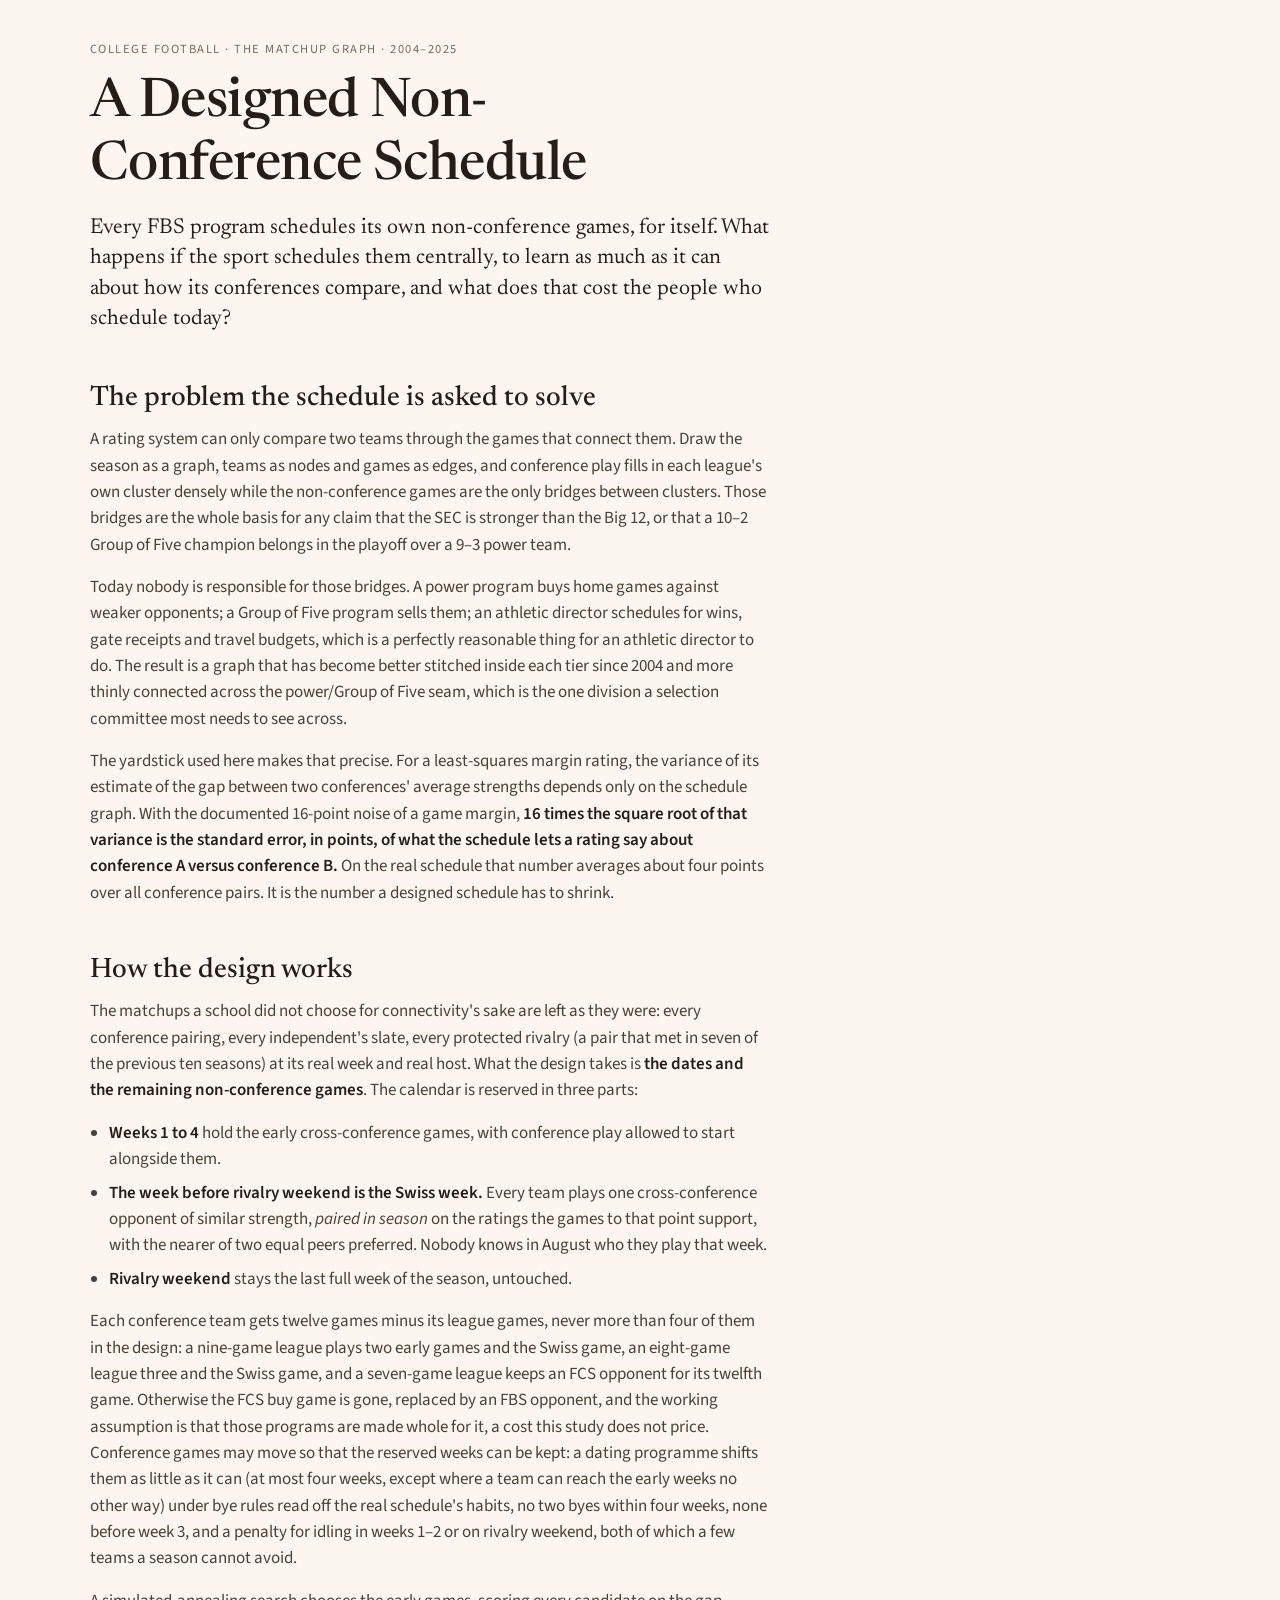
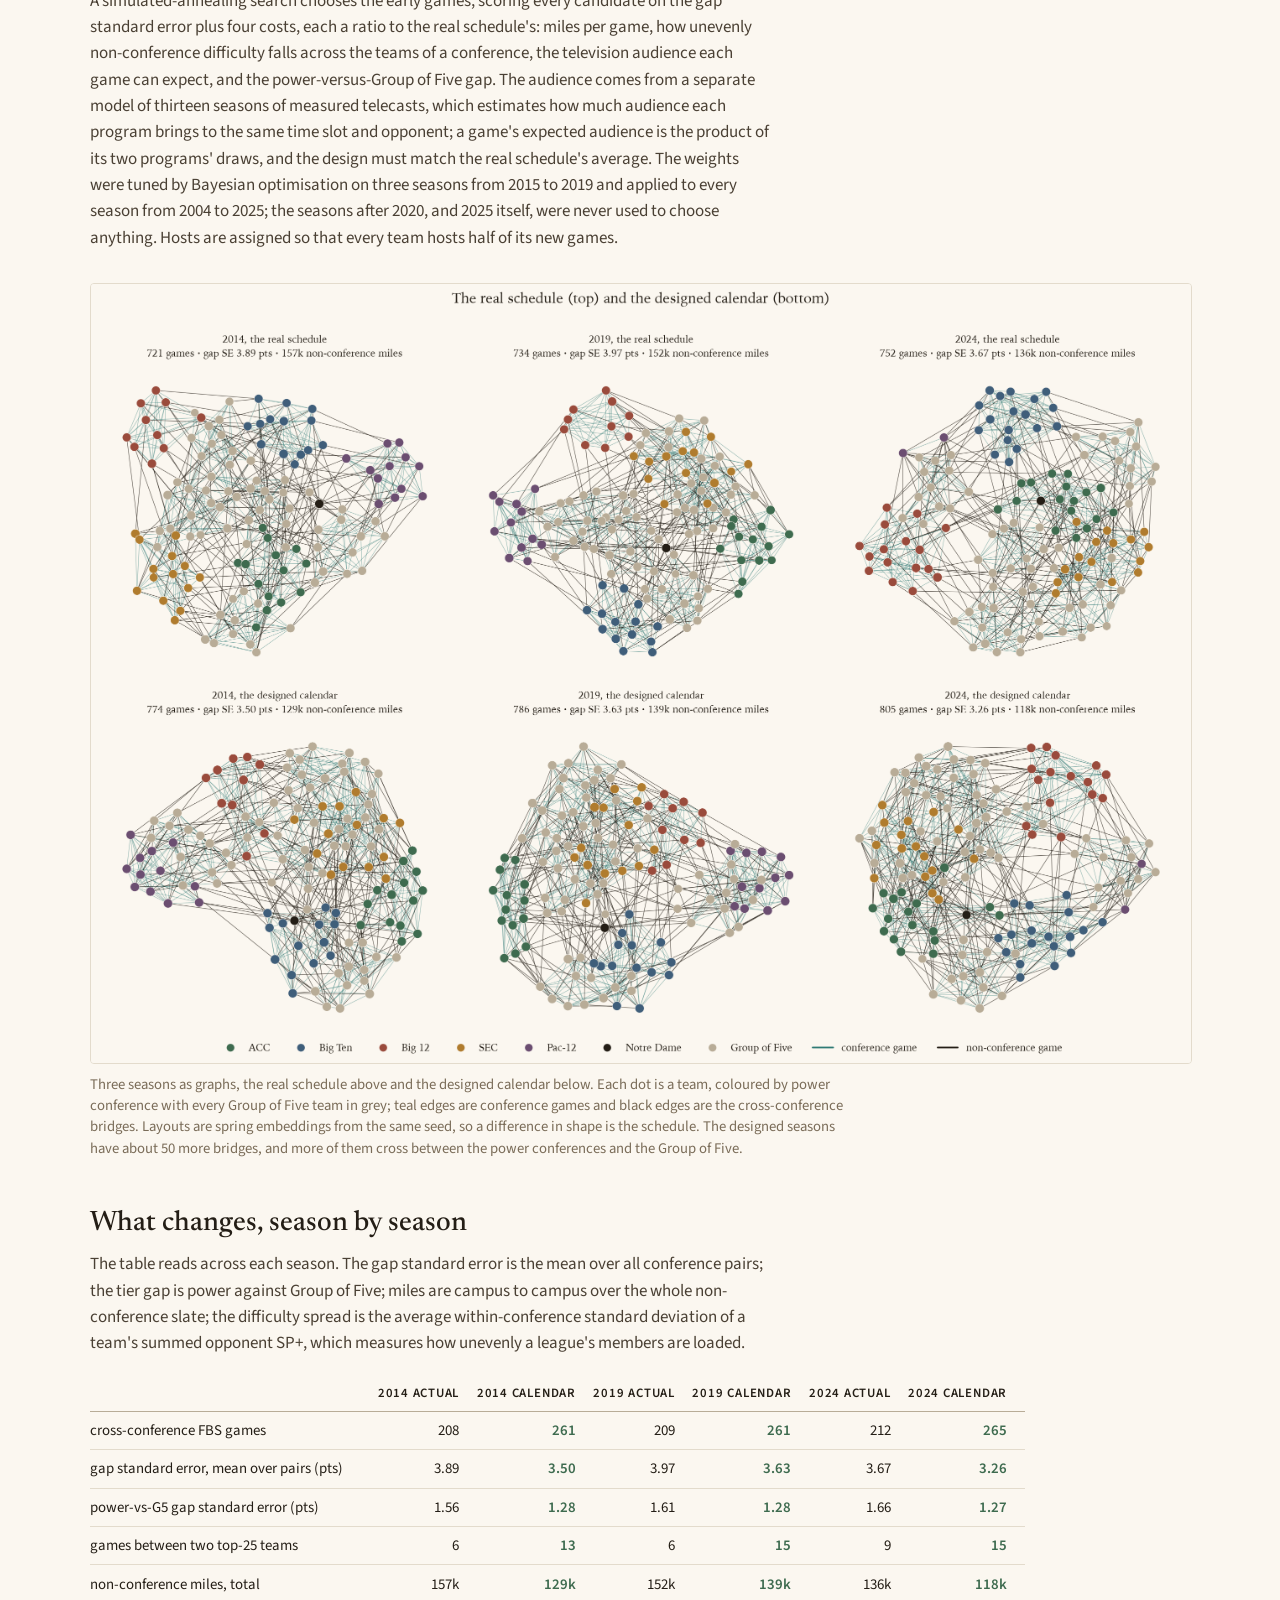
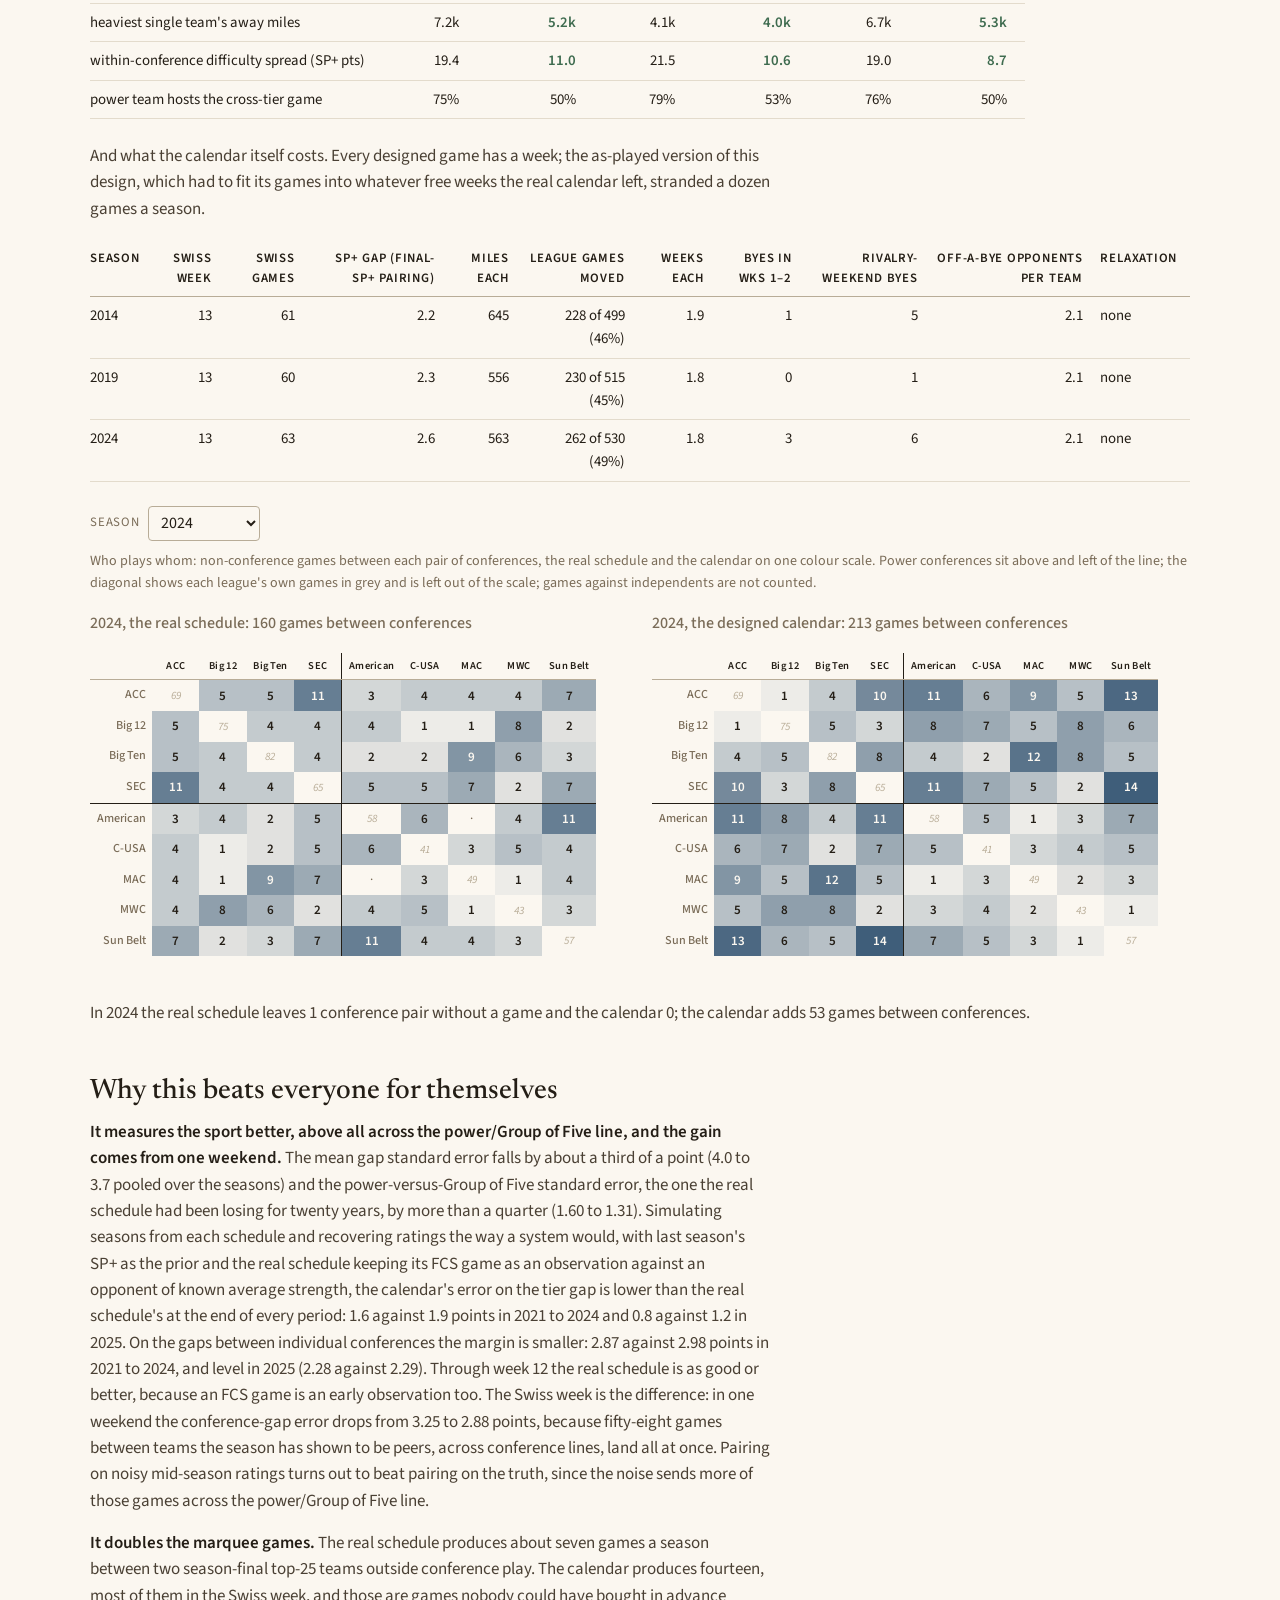
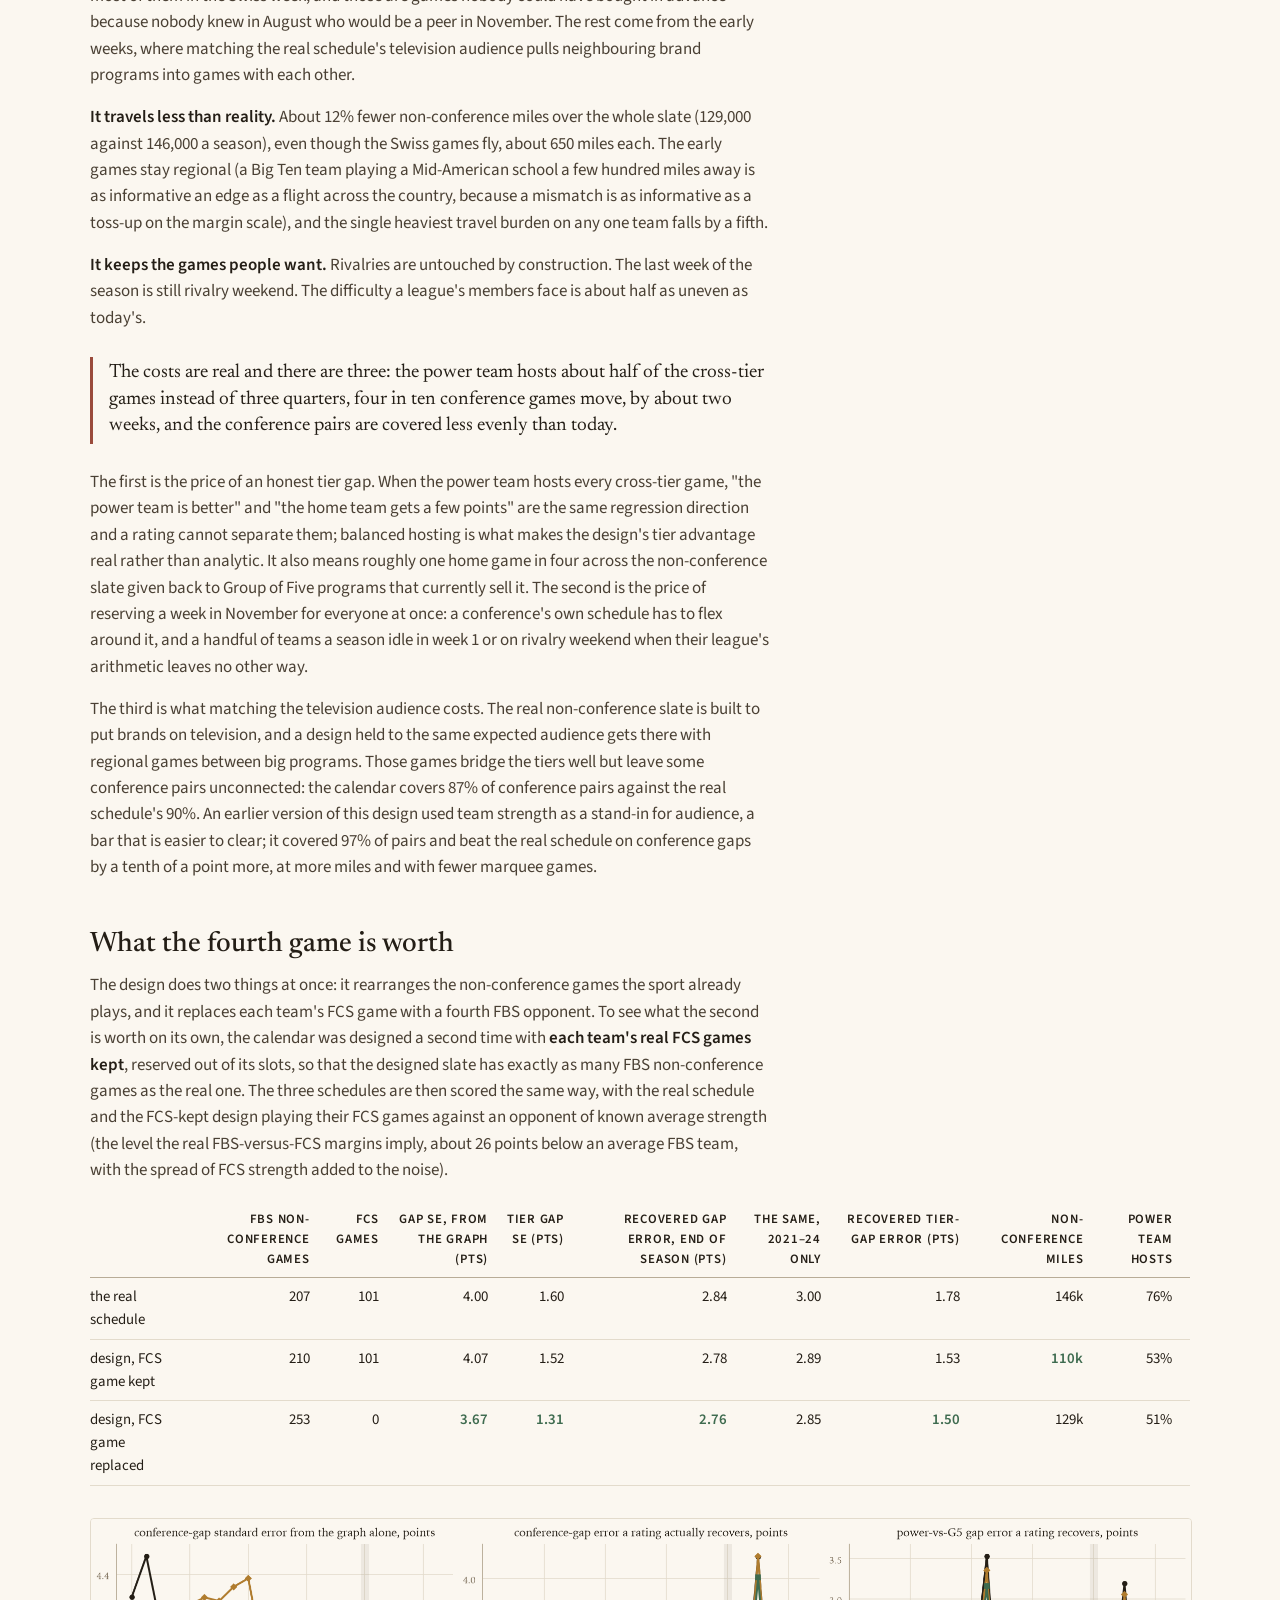
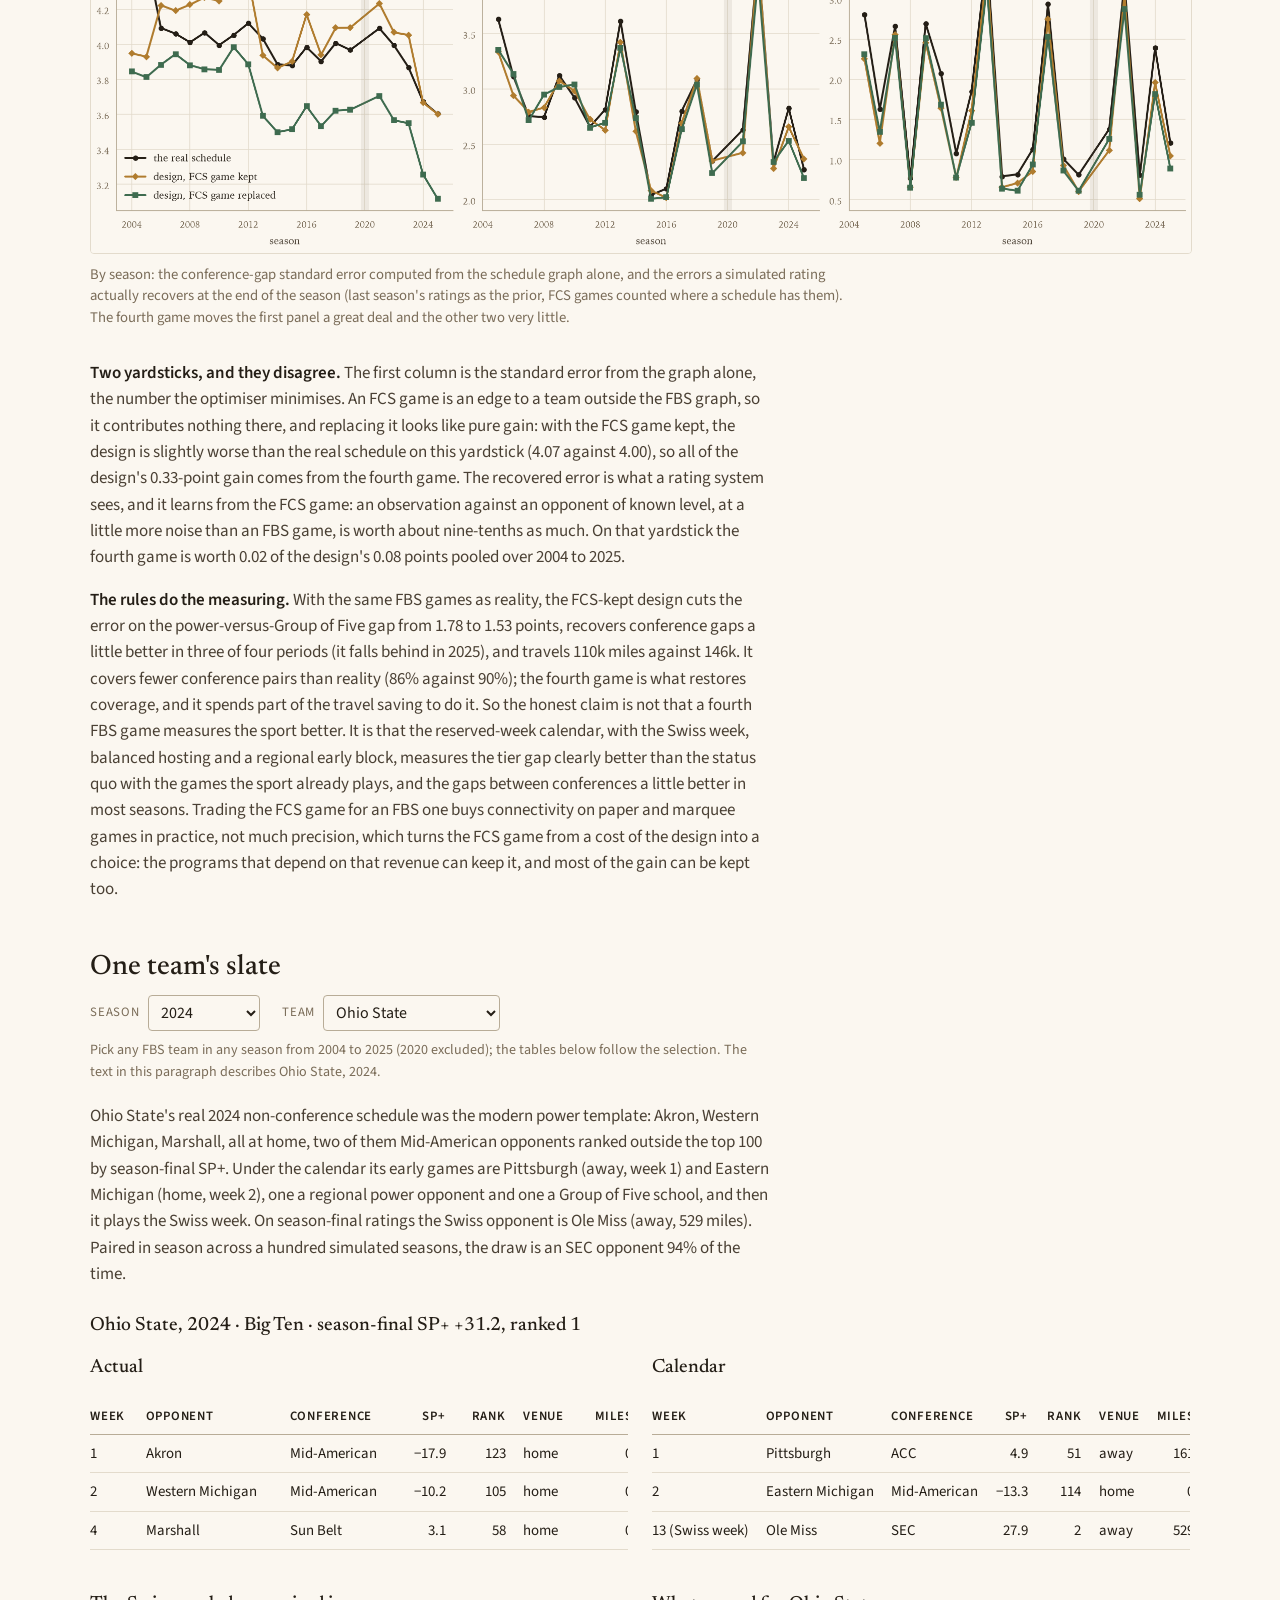
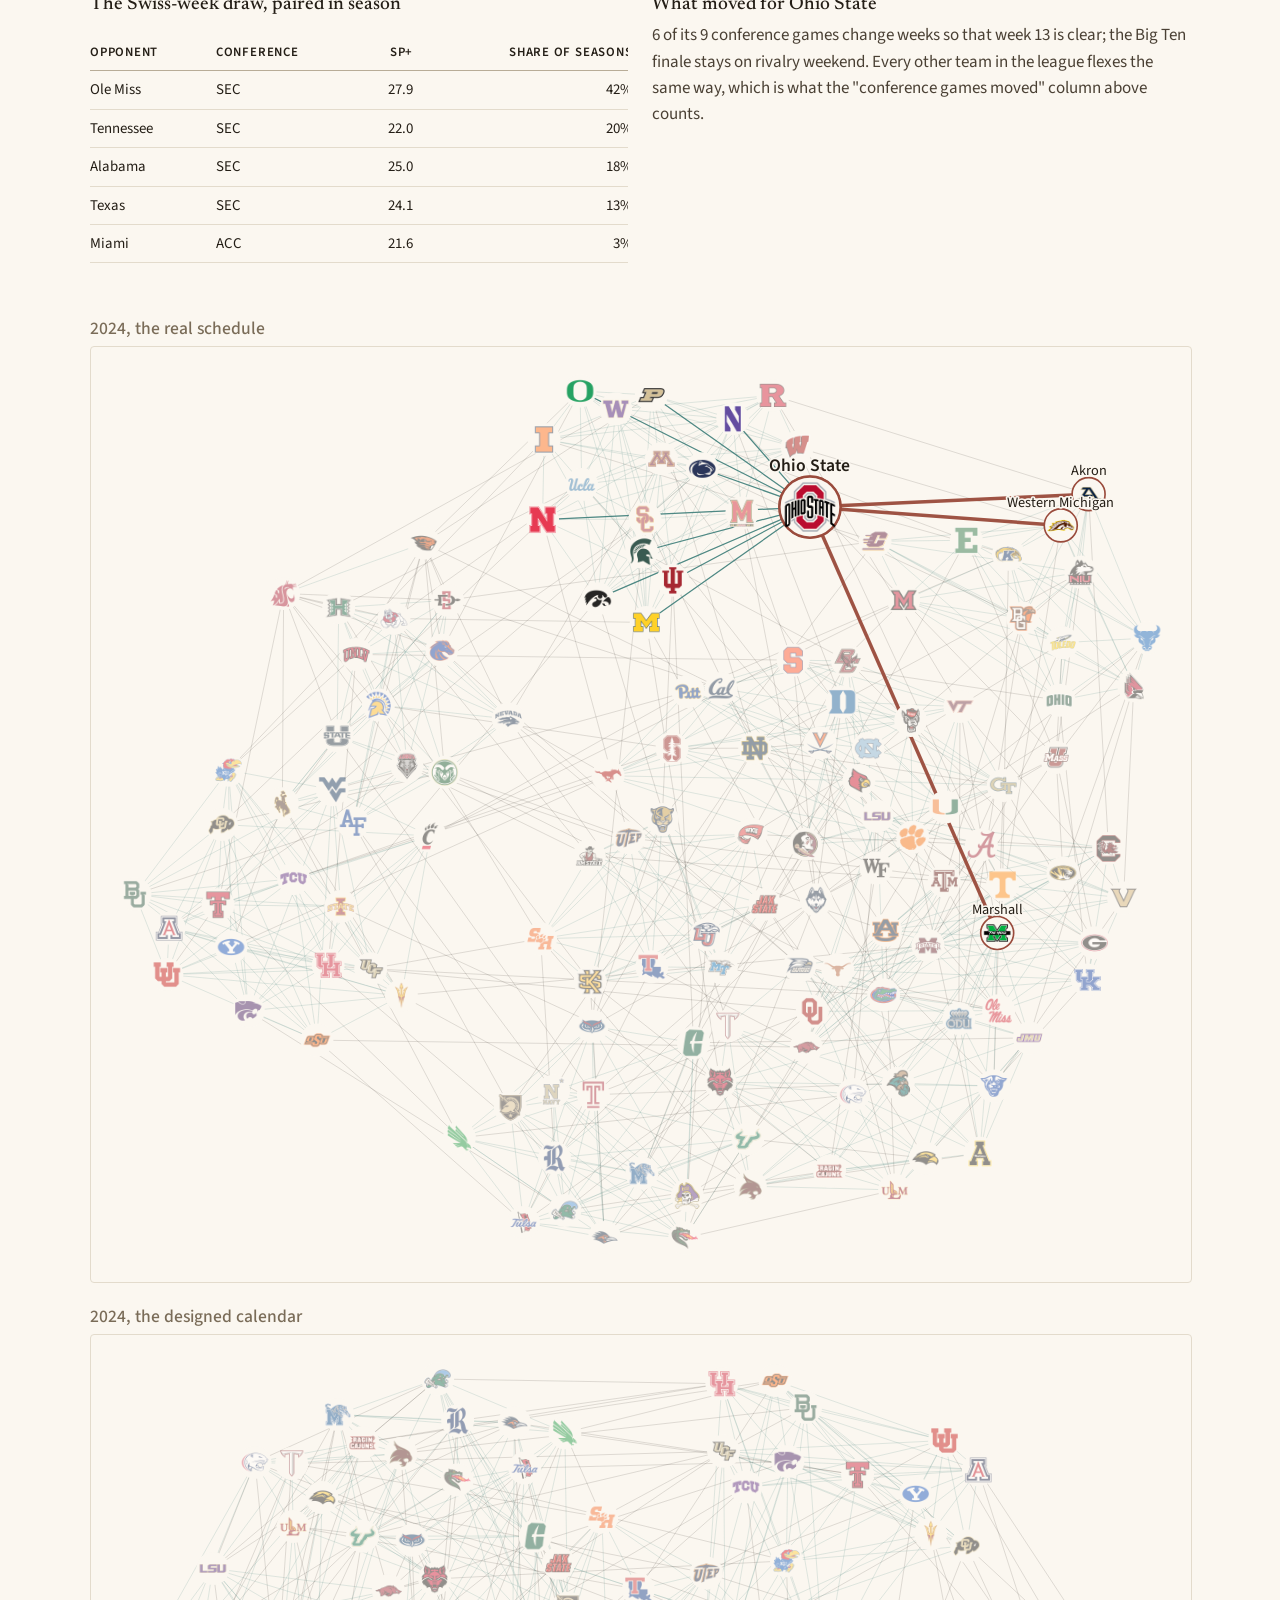
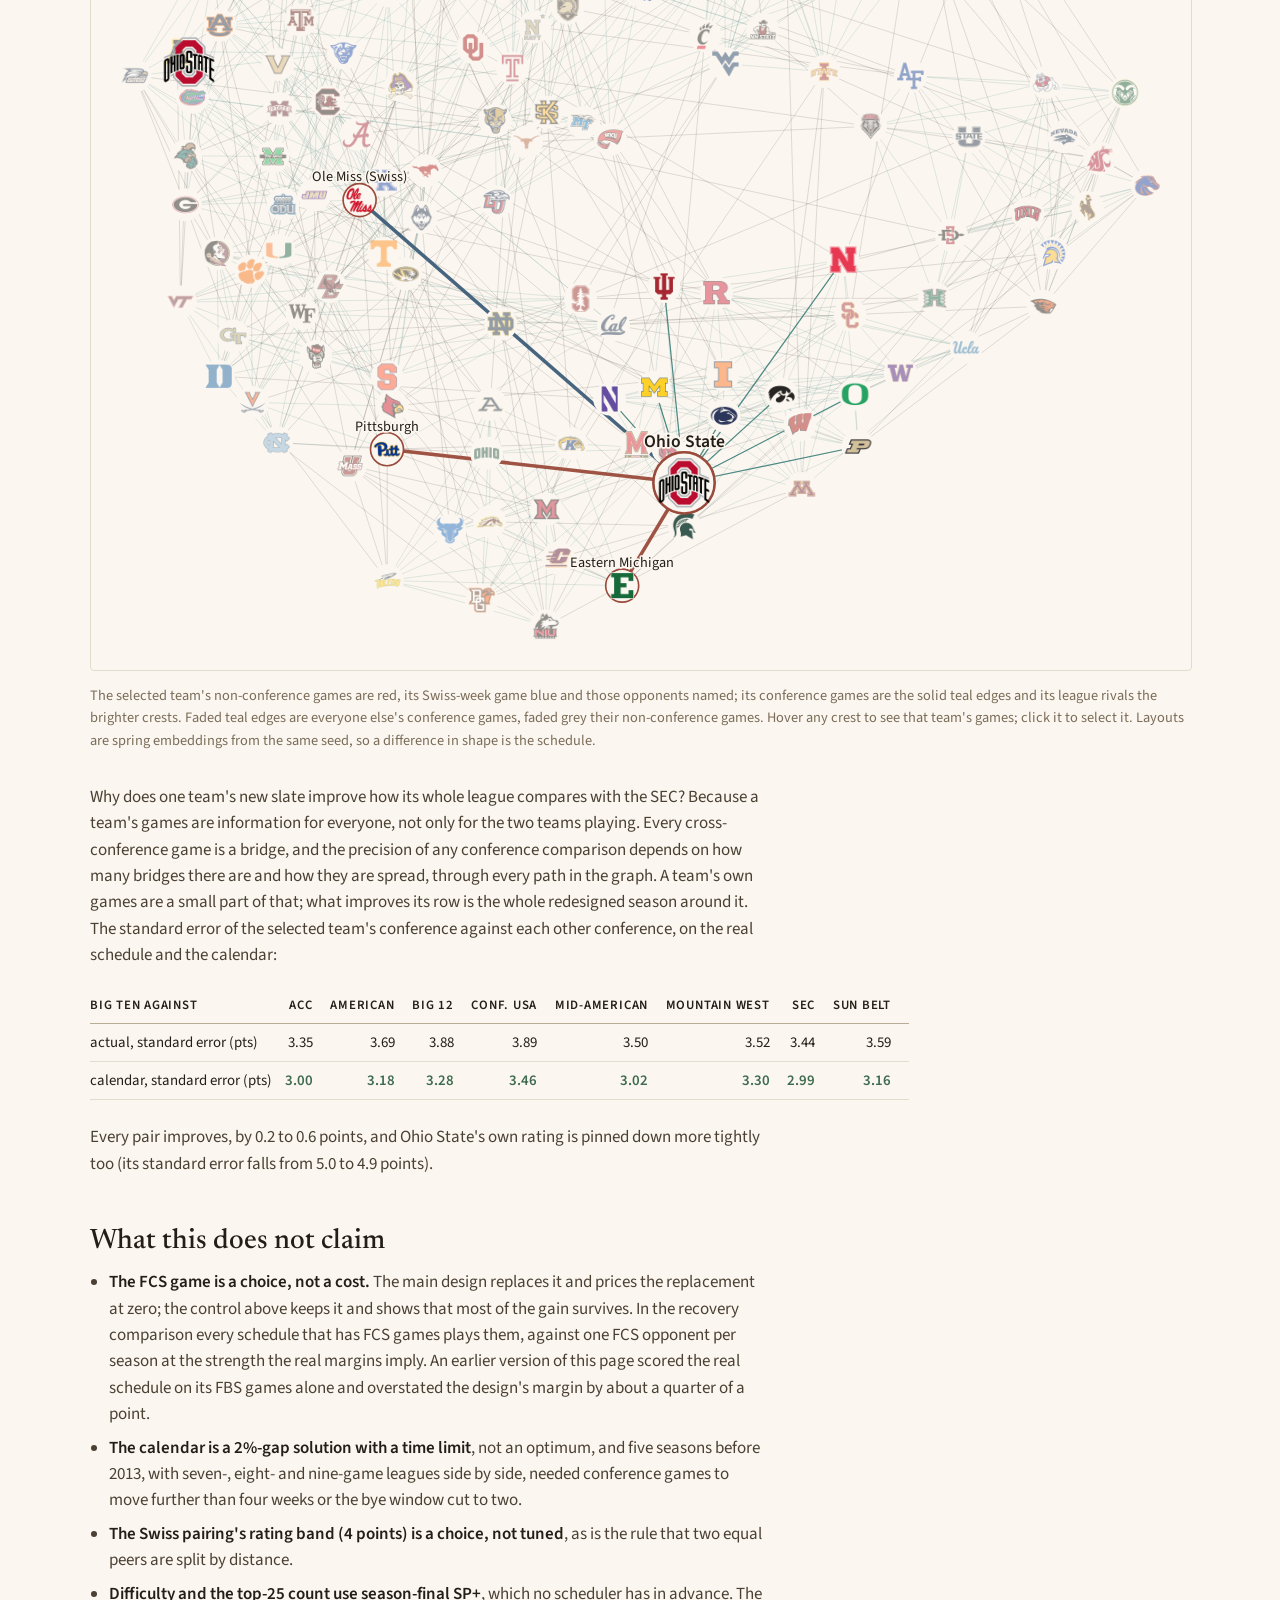
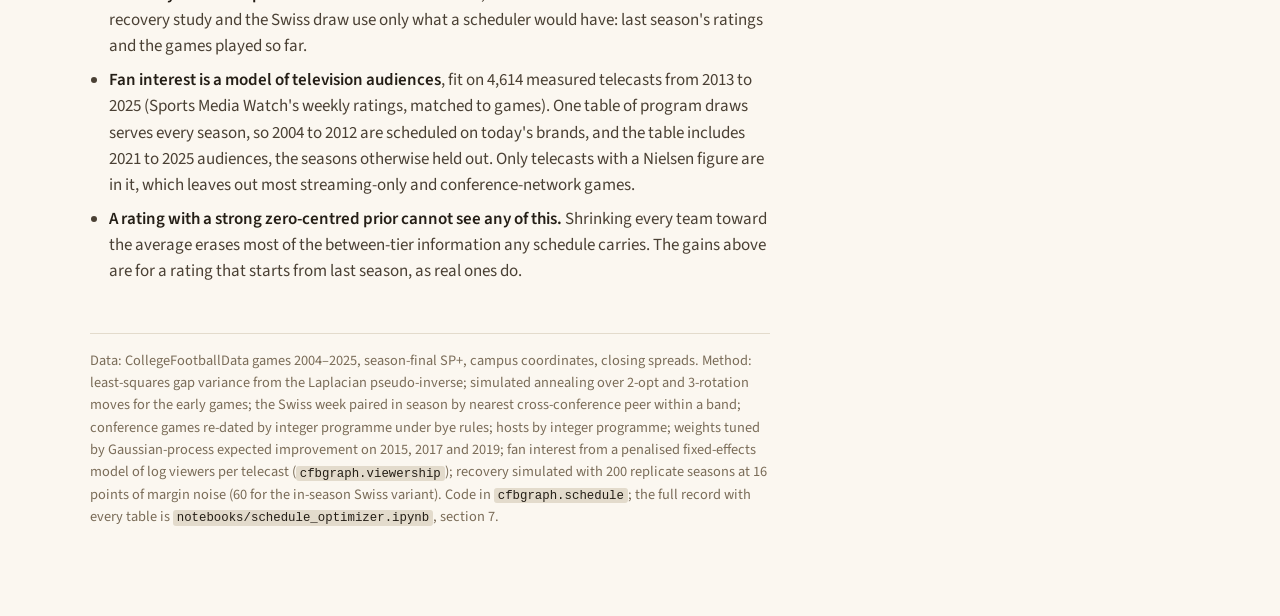
<file: index.html>
<!doctype html>
<html lang="en">
<head>
<meta charset="utf-8">
<meta name="viewport" content="width=device-width,initial-scale=1">
<title>A Designed Non-Conference Schedule</title>
<link rel="stylesheet" href="https://fonts.googleapis.com/css2?family=Newsreader:ital,opsz,wght@0,6..72,400;0,6..72,500;0,6..72,600;1,6..72,400&family=Source+Sans+3:wght@400;500;600&display=swap">
<style>
/* Layout: a single reading column for the argument, with the two figures and the tables allowed to break out wider. The palette is the project's own paper theme, so the page matches the figures drawn in it. */
:root {
  --bg: #FBF7F0; --fg: #241E16; --body: #4A4034; --muted: #7A6C58; --rule: #B8AC97; --grid: #E3DBCC;
  --accent: #9A4B3C; --accent-2: #3F5E7A; --good: #3E6B4F; --figure-bg: #FBF7F0;
  --display: "Newsreader", "Iowan Old Style", Georgia, serif;
  --sans: "Source Sans 3", "Helvetica Neue", Arial, sans-serif;
}
@media (prefers-color-scheme: dark) { :root:not([data-theme="light"]) {
  --bg: #15120E; --fg: #EDE6DA; --body: #CFC5B5; --muted: #9C8F7B; --rule: #5A5044; --grid: #2B2620;
  --accent: #D08A78; --accent-2: #8FB0CF; --good: #8DBB9C; --figure-bg: #FBF7F0; color-scheme: dark;
} }
:root[data-theme="dark"] {
  --bg: #15120E; --fg: #EDE6DA; --body: #CFC5B5; --muted: #9C8F7B; --rule: #5A5044; --grid: #2B2620;
  --accent: #D08A78; --accent-2: #8FB0CF; --good: #8DBB9C; --figure-bg: #FBF7F0; color-scheme: dark;
}
body { background: var(--bg); color: var(--fg); font-family: var(--sans); font-size: 17px; line-height: 1.55; margin: 0; }
.wrap { max-width: 1100px; margin: 0 auto; padding-inline: 20px; padding-block: 40px 72px; }
.col { max-width: 680px; }
h1, h2, h3 { font-family: var(--display); font-weight: 500; line-height: 1.15; text-wrap: balance; margin: 0; }
h1 { font-size: clamp(2.2rem, 5vw, 3.4rem); letter-spacing: -0.01em; }
h2 { font-size: 1.75rem; margin-top: 3rem; margin-bottom: 0.75rem; }
h3 { font-size: 1.2rem; margin-top: 1.75rem; margin-bottom: 0.4rem; }
p { margin: 0 0 1rem; color: var(--body); }
p.lede { font-family: var(--display); font-size: 1.35rem; line-height: 1.4; color: var(--fg); margin-top: 1rem; }
.eyebrow { font-family: var(--sans); font-size: 0.78rem; letter-spacing: 0.12em; text-transform: uppercase; color: var(--muted); margin-bottom: 0.8rem; }
strong { color: var(--fg); font-weight: 600; }
em { font-style: italic; }
figure { margin: 2rem 0; }
figure img { display: block; width: 100%; max-width: 100%; height: auto; background: var(--figure-bg); border: 1px solid var(--grid); border-radius: 4px; }
figcaption { font-size: 0.92rem; color: var(--muted); margin-top: 0.6rem; max-width: 760px; line-height: 1.45; }
.tablewrap { overflow-x: auto; margin: 1.25rem 0 1.5rem; }
table { border-collapse: collapse; font-size: 0.93rem; min-width: 560px; font-variant-numeric: tabular-nums; }
th, td { text-align: left; padding: 0.45rem 0.8rem 0.45rem 0; border-bottom: 1px solid var(--grid); vertical-align: top; }
th { font-weight: 600; color: var(--fg); font-size: 0.8rem; letter-spacing: 0.06em; text-transform: uppercase; border-bottom: 1px solid var(--rule); }
td.num, th.num { text-align: right; padding-right: 1.1rem; }
td.better { color: var(--good); font-weight: 600; }
td.worse { color: var(--accent); font-weight: 600; }
.pair { display: grid; grid-template-columns: 1fr 1fr; gap: 1.5rem; margin: 1.25rem 0; }
.pair > div { min-width: 0; }
.pair h3 { margin-top: 0; }
@media (max-width: 760px) { .pair { grid-template-columns: 1fr; } }
.pull { border-left: 3px solid var(--accent); padding: 0.2rem 0 0.2rem 1rem; margin: 1.6rem 0; font-family: var(--display); font-size: 1.2rem; line-height: 1.4; color: var(--fg); }
ul { padding-left: 1.2rem; margin: 0 0 1rem; color: var(--body); }
li { margin-bottom: 0.45rem; }
.note { font-size: 0.9rem; color: var(--muted); border-top: 1px solid var(--grid); padding-top: 1rem; margin-top: 3rem; }
.note p { color: var(--muted); }
code { font-family: ui-monospace, "SF Mono", Menlo, monospace; font-size: 0.86em; background: var(--grid); padding: 0.05em 0.3em; border-radius: 3px; color: var(--fg); }
.picker { display: flex; flex-wrap: wrap; gap: 0.6rem 1.4rem; align-items: center; margin: 0.6rem 0 1.2rem; font-size: 0.95rem; }
.picker label { color: var(--muted); font-size: 0.8rem; letter-spacing: 0.06em; text-transform: uppercase; display: flex; gap: 0.5rem; align-items: center; }
.picker select { font: inherit; font-family: var(--sans); font-size: 1rem; text-transform: none; letter-spacing: 0; color: var(--fg); background: var(--bg); border: 1px solid var(--rule); border-radius: 4px; padding: 0.3rem 0.5rem; min-width: 7rem; }
.picker .hint { flex-basis: 100%; color: var(--muted); font-size: 0.88rem; }
.graphs { position: relative; margin: 2rem 0; }
.graphs .panel { margin-bottom: 1.5rem; }
.graphs h3 { margin: 0 0 0.4rem; font-size: 1.1rem; color: var(--muted); font-family: var(--sans); font-weight: 500; }
.graphs svg { display: block; width: 100%; height: auto; background: var(--figure-bg); border: 1px solid var(--grid); border-radius: 4px; }
.graphs line.same { stroke: #3F7F7A; stroke-width: 0.8; stroke-opacity: 0.35; }
.graphs line.bridge { stroke: #241E16; stroke-width: 0.9; stroke-opacity: 0.45; }
.graphs svg.featured line.bridge { stroke-opacity: 0.14; }
.graphs svg.featured line.same { stroke-opacity: 0.18; }
.graphs line.hot { stroke: #9A4B3C; stroke-width: 3.2; stroke-opacity: 0.95; }
.graphs line.hot.swiss { stroke: #3F5E7A; }
.graphs .node { cursor: pointer; }
.graphs .node .halo { fill: #FBF7F0; stroke: none; }
.graphs .node .dot { fill: #B8AC97; }
.graphs svg.featured .node image, .graphs svg.featured .node .dot { opacity: 0.42; }
.graphs svg.featured .node.sel image, .graphs svg.featured .node.sel .dot, .graphs svg.featured .node.opp image, .graphs svg.featured .node.opp .dot { opacity: 1; }
.graphs .node.sel { transform-box: fill-box; }
.graphs .node.sel image { transform: scale(1.9); transform-origin: center; }
.graphs .node.sel .halo { r: 28; stroke: #9A4B3C; stroke-width: 2; }
.graphs .node.opp .halo { stroke: #9A4B3C; stroke-width: 1.5; }
.graphs text.label { font-family: var(--sans); font-size: 13px; fill: #241E16; text-anchor: middle; paint-order: stroke; stroke: #FBF7F0; stroke-width: 3px; stroke-linejoin: round; pointer-events: none; }
.graphs text.label.me { font-size: 16px; font-weight: 600; }
.graphs .tip { position: absolute; display: none; pointer-events: none; background: var(--fg); color: var(--bg); font-size: 0.85rem; padding: 0.3rem 0.55rem; border-radius: 4px; white-space: nowrap; z-index: 2; }
.graphs .legend { font-size: 0.9rem; color: var(--muted); margin-top: -0.6rem; }
.picker { display: flex; flex-wrap: wrap; gap: 0.6rem 1.4rem; align-items: center; margin: 0.6rem 0 1.2rem; font-size: 0.95rem; }
.picker label { color: var(--muted); font-size: 0.8rem; letter-spacing: 0.06em; text-transform: uppercase; display: flex; gap: 0.5rem; align-items: center; }
.picker select { font: inherit; font-family: var(--sans); font-size: 1rem; text-transform: none; letter-spacing: 0; color: var(--fg); background: var(--bg); border: 1px solid var(--rule); border-radius: 4px; padding: 0.3rem 0.5rem; min-width: 7rem; }
.picker .hint { flex-basis: 100%; color: var(--muted); font-size: 0.88rem; }
.graphs { position: relative; margin: 2rem 0; }
.graphs .panel { margin-bottom: 1.5rem; }
.graphs h3 { margin: 0 0 0.4rem; font-size: 1.1rem; color: var(--muted); font-family: var(--sans); font-weight: 500; }
.graphs svg { display: block; width: 100%; height: auto; background: var(--figure-bg); border: 1px solid var(--grid); border-radius: 4px; }
.graphs line.same { stroke: #3F7F7A; stroke-width: 0.8; stroke-opacity: 0.35; }
.graphs line.bridge { stroke: #241E16; stroke-width: 0.9; stroke-opacity: 0.45; }
.graphs svg.featured line.bridge { stroke-opacity: 0.14; }
.graphs svg.featured line.same { stroke-opacity: 0.18; }
.graphs line.hot { stroke: #9A4B3C; stroke-width: 3.2; stroke-opacity: 0.95; }
.graphs line.hot.swiss { stroke: #3F5E7A; }
.graphs .node { cursor: pointer; }
.graphs .node .halo { fill: #FBF7F0; stroke: none; }
.graphs .node .dot { fill: #B8AC97; }
.graphs svg.featured .node image, .graphs svg.featured .node .dot { opacity: 0.42; }
.graphs svg.featured .node.sel image, .graphs svg.featured .node.sel .dot, .graphs svg.featured .node.opp image, .graphs svg.featured .node.opp .dot { opacity: 1; }
.graphs .node.sel { transform-box: fill-box; }
.graphs .node.sel image { transform: scale(1.9); transform-origin: center; }
.graphs .node.sel .halo { r: 28; stroke: #9A4B3C; stroke-width: 2; }
.graphs .node.opp .halo { stroke: #9A4B3C; stroke-width: 1.5; }
.graphs text.label { font-family: var(--sans); font-size: 13px; fill: #241E16; text-anchor: middle; paint-order: stroke; stroke: #FBF7F0; stroke-width: 3px; stroke-linejoin: round; pointer-events: none; }
.graphs text.label.me { font-size: 16px; font-weight: 600; }
.graphs .tip { position: absolute; display: none; pointer-events: none; background: var(--fg); color: var(--bg); font-size: 0.85rem; padding: 0.3rem 0.55rem; border-radius: 4px; white-space: nowrap; z-index: 2; }
.graphs .legend { font-size: 0.9rem; color: var(--muted); margin-top: -0.6rem; }
.picker { display: flex; flex-wrap: wrap; gap: 0.6rem 1.4rem; align-items: center; margin: 0.6rem 0 1.2rem; font-size: 0.95rem; }
.picker label { color: var(--muted); font-size: 0.8rem; letter-spacing: 0.06em; text-transform: uppercase; display: flex; gap: 0.5rem; align-items: center; }
.picker select { font: inherit; font-family: var(--sans); font-size: 1rem; text-transform: none; letter-spacing: 0; color: var(--fg); background: var(--bg); border: 1px solid var(--rule); border-radius: 4px; padding: 0.3rem 0.5rem; min-width: 7rem; }
.picker .hint { flex-basis: 100%; color: var(--muted); font-size: 0.88rem; }
.graphs { position: relative; margin: 2rem 0; }
.graphs .panel { margin-bottom: 1.5rem; }
.graphs h3 { margin: 0 0 0.4rem; font-size: 1.1rem; color: var(--muted); font-family: var(--sans); font-weight: 500; }
.graphs svg { display: block; width: 100%; height: auto; background: var(--figure-bg); border: 1px solid var(--grid); border-radius: 4px; }
.graphs line.same { stroke: #3F7F7A; stroke-width: 0.8; stroke-opacity: 0.35; }
.graphs line.bridge { stroke: #241E16; stroke-width: 0.9; stroke-opacity: 0.45; }
.graphs svg.featured line.bridge { stroke-opacity: 0.14; }
.graphs svg.featured line.same { stroke-opacity: 0.18; }
.graphs line.hot { stroke: #9A4B3C; stroke-width: 3.2; stroke-opacity: 0.95; }
.graphs line.hot.swiss { stroke: #3F5E7A; }
.graphs .node { cursor: pointer; }
.graphs .node .halo { fill: #FBF7F0; stroke: none; }
.graphs .node .dot { fill: #B8AC97; }
.graphs svg.featured .node image, .graphs svg.featured .node .dot { opacity: 0.42; }
.graphs svg.featured .node.sel image, .graphs svg.featured .node.sel .dot, .graphs svg.featured .node.opp image, .graphs svg.featured .node.opp .dot { opacity: 1; }
.graphs .labels { pointer-events: none; }
.graphs .halo-big { fill: #FBF7F0; stroke: #9A4B3C; stroke-width: 2; }
.graphs svg.featured .node.sel image, .graphs svg.featured .node.sel .dot { opacity: 1; }
.graphs .node.opp .halo { stroke: #9A4B3C; stroke-width: 1.5; }
.graphs text.label { font-family: var(--sans); font-size: 13px; fill: #241E16; text-anchor: middle; paint-order: stroke; stroke: #FBF7F0; stroke-width: 3px; stroke-linejoin: round; pointer-events: none; }
.graphs text.label.me { font-size: 16px; font-weight: 600; }
.graphs .tip { position: absolute; display: none; pointer-events: none; background: var(--fg); color: var(--bg); font-size: 0.85rem; padding: 0.3rem 0.55rem; border-radius: 4px; white-space: nowrap; z-index: 2; }
.graphs .legend { font-size: 0.9rem; color: var(--muted); margin-top: -0.6rem; }
.picker { display: flex; flex-wrap: wrap; gap: 0.6rem 1.4rem; align-items: center; margin: 0.6rem 0 1.2rem; font-size: 0.95rem; }
.picker label { color: var(--muted); font-size: 0.8rem; letter-spacing: 0.06em; text-transform: uppercase; display: flex; gap: 0.5rem; align-items: center; }
.picker select { font: inherit; font-family: var(--sans); font-size: 1rem; text-transform: none; letter-spacing: 0; color: var(--fg); background: var(--bg); border: 1px solid var(--rule); border-radius: 4px; padding: 0.3rem 0.5rem; min-width: 7rem; }
.picker .hint { flex-basis: 100%; color: var(--muted); font-size: 0.88rem; }
.graphs { position: relative; margin: 2rem 0; }
.graphs .panel { margin-bottom: 1.5rem; }
.graphs h3 { margin: 0 0 0.4rem; font-size: 1.1rem; color: var(--muted); font-family: var(--sans); font-weight: 500; }
.graphs svg { display: block; width: 100%; height: auto; background: var(--figure-bg); border: 1px solid var(--grid); border-radius: 4px; }
.graphs line.same { stroke: #3F7F7A; stroke-width: 0.8; stroke-opacity: 0.35; }
.graphs line.bridge { stroke: #241E16; stroke-width: 0.9; stroke-opacity: 0.45; }
.graphs svg.featured line.bridge { stroke-opacity: 0.14; }
.graphs svg.featured line.same { stroke-opacity: 0.18; }
.graphs line.hot { stroke: #9A4B3C; stroke-width: 3.2; stroke-opacity: 0.95; }
.graphs line.hot.swiss { stroke: #3F5E7A; }
.graphs line.hot.league { stroke: #3F7F7A; stroke-width: 1.1; stroke-opacity: 0.9; }
.graphs svg.featured .node.mate image, .graphs svg.featured .node.mate .dot { opacity: 0.85; }
.graphs .node { cursor: pointer; }
.graphs .node .halo { fill: #FBF7F0; stroke: none; }
.graphs .node .dot { fill: #B8AC97; }
.graphs svg.featured .node image, .graphs svg.featured .node .dot { opacity: 0.42; }
.graphs svg.featured .node.sel image, .graphs svg.featured .node.sel .dot, .graphs svg.featured .node.opp image, .graphs svg.featured .node.opp .dot { opacity: 1; }
.graphs .labels { pointer-events: none; }
.graphs .halo-big { fill: #FBF7F0; stroke: #9A4B3C; stroke-width: 2; }
.graphs svg.featured .node.sel image, .graphs svg.featured .node.sel .dot { opacity: 1; }
.graphs .node.opp .halo { stroke: #9A4B3C; stroke-width: 1.5; }
.graphs text.label { font-family: var(--sans); font-size: 13px; fill: #241E16; text-anchor: middle; paint-order: stroke; stroke: #FBF7F0; stroke-width: 3px; stroke-linejoin: round; pointer-events: none; }
.graphs text.label.me { font-size: 16px; font-weight: 600; }
.graphs .tip { position: absolute; display: none; pointer-events: none; background: var(--fg); color: var(--bg); font-size: 0.85rem; padding: 0.3rem 0.55rem; border-radius: 4px; white-space: nowrap; z-index: 2; }
.graphs .legend { font-size: 0.9rem; color: var(--muted); margin-top: -0.6rem; }
.picker { display: flex; flex-wrap: wrap; gap: 0.6rem 1.4rem; align-items: center; margin: 0.6rem 0 1.2rem; font-size: 0.95rem; }
.picker label { color: var(--muted); font-size: 0.8rem; letter-spacing: 0.06em; text-transform: uppercase; display: flex; gap: 0.5rem; align-items: center; }
.picker select { font: inherit; font-family: var(--sans); font-size: 1rem; text-transform: none; letter-spacing: 0; color: var(--fg); background: var(--bg); border: 1px solid var(--rule); border-radius: 4px; padding: 0.3rem 0.5rem; min-width: 7rem; }
.picker .hint { flex-basis: 100%; color: var(--muted); font-size: 0.88rem; }
.graphs { position: relative; margin: 2rem 0; }
.graphs .panel { margin-bottom: 1.5rem; }
.graphs h3 { margin: 0 0 0.4rem; font-size: 1.1rem; color: var(--muted); font-family: var(--sans); font-weight: 500; }
.graphs svg { display: block; width: 100%; height: auto; background: var(--figure-bg); border: 1px solid var(--grid); border-radius: 4px; }
.graphs line.same { stroke: #3F7F7A; stroke-width: 0.8; stroke-opacity: 0.35; }
.graphs line.bridge { stroke: #241E16; stroke-width: 0.9; stroke-opacity: 0.45; }
.graphs svg.featured line.bridge { stroke-opacity: 0.14; }
.graphs svg.featured line.same { stroke-opacity: 0.18; }
.graphs line.hot { stroke: #9A4B3C; stroke-width: 3.2; stroke-opacity: 0.95; }
.graphs line.hot.swiss { stroke: #3F5E7A; }
.graphs line.hot.league { stroke: #3F7F7A; stroke-width: 1.1; stroke-opacity: 0.9; }
.graphs svg.featured .node.mate image, .graphs svg.featured .node.mate .dot { opacity: 0.85; }
.graphs .node { cursor: pointer; }
.graphs .node .halo { fill: #FBF7F0; stroke: none; }
.graphs .node .dot { fill: #B8AC97; }
.graphs svg.featured .node image, .graphs svg.featured .node .dot { opacity: 0.42; }
.graphs svg.featured .node.sel image, .graphs svg.featured .node.sel .dot, .graphs svg.featured .node.opp image, .graphs svg.featured .node.opp .dot { opacity: 1; }
.graphs .labels { pointer-events: none; }
.graphs .halo-big { fill: #FBF7F0; stroke: #9A4B3C; stroke-width: 2; }
.graphs svg.featured .node.sel image, .graphs svg.featured .node.sel .dot { opacity: 1; }
.graphs .node.opp .halo { stroke: #9A4B3C; stroke-width: 1.5; }
.graphs text.label { font-family: var(--sans); font-size: 13px; fill: #241E16; text-anchor: middle; paint-order: stroke; stroke: #FBF7F0; stroke-width: 3px; stroke-linejoin: round; pointer-events: none; }
.graphs text.label.me { font-size: 16px; font-weight: 600; }
.graphs .tip { position: absolute; display: none; pointer-events: none; background: var(--fg); color: var(--bg); font-size: 0.85rem; padding: 0.3rem 0.55rem; border-radius: 4px; white-space: nowrap; z-index: 2; }
.graphs .legend { font-size: 0.9rem; color: var(--muted); margin-top: -0.6rem; }
.picker { display: flex; flex-wrap: wrap; gap: 0.6rem 1.4rem; align-items: center; margin: 0.6rem 0 1.2rem; font-size: 0.95rem; }
.picker label { color: var(--muted); font-size: 0.8rem; letter-spacing: 0.06em; text-transform: uppercase; display: flex; gap: 0.5rem; align-items: center; }
.picker select { font: inherit; font-family: var(--sans); font-size: 1rem; text-transform: none; letter-spacing: 0; color: var(--fg); background: var(--bg); border: 1px solid var(--rule); border-radius: 4px; padding: 0.3rem 0.5rem; min-width: 7rem; }
.picker .hint { flex-basis: 100%; color: var(--muted); font-size: 0.88rem; }
.graphs { position: relative; margin: 2rem 0; }
.graphs .panel { margin-bottom: 1.5rem; }
.graphs h3 { margin: 0 0 0.4rem; font-size: 1.1rem; color: var(--muted); font-family: var(--sans); font-weight: 500; }
.graphs svg { display: block; width: 100%; height: auto; background: var(--figure-bg); border: 1px solid var(--grid); border-radius: 4px; }
.graphs line.same { stroke: #3F7F7A; stroke-width: 0.8; stroke-opacity: 0.35; }
.graphs line.bridge { stroke: #241E16; stroke-width: 0.9; stroke-opacity: 0.45; }
.graphs svg.featured line.bridge { stroke-opacity: 0.14; }
.graphs svg.featured line.same { stroke-opacity: 0.18; }
.graphs line.hot { stroke: #9A4B3C; stroke-width: 3.2; stroke-opacity: 0.95; }
.graphs line.hot.swiss { stroke: #3F5E7A; }
.graphs line.hot.league { stroke: #3F7F7A; stroke-width: 1.1; stroke-opacity: 0.9; }
.graphs svg.featured .node.mate image, .graphs svg.featured .node.mate .dot { opacity: 0.85; }
.graphs .node { cursor: pointer; }
.graphs .node .halo { fill: #FBF7F0; stroke: none; }
.graphs .node .dot { fill: #B8AC97; }
.graphs svg.featured .node image, .graphs svg.featured .node .dot { opacity: 0.42; }
.graphs svg.featured .node.sel image, .graphs svg.featured .node.sel .dot, .graphs svg.featured .node.opp image, .graphs svg.featured .node.opp .dot { opacity: 1; }
.graphs .labels { pointer-events: none; }
.graphs .halo-big { fill: #FBF7F0; stroke: #9A4B3C; stroke-width: 2; }
.graphs svg.featured .node.sel image, .graphs svg.featured .node.sel .dot { opacity: 1; }
.graphs .node.opp .halo { stroke: #9A4B3C; stroke-width: 1.5; }
.graphs text.label { font-family: var(--sans); font-size: 13px; fill: #241E16; text-anchor: middle; paint-order: stroke; stroke: #FBF7F0; stroke-width: 3px; stroke-linejoin: round; pointer-events: none; }
.graphs text.label.me { font-size: 16px; font-weight: 600; }
.graphs .tip { position: absolute; display: none; pointer-events: none; background: var(--fg); color: var(--bg); font-size: 0.85rem; padding: 0.3rem 0.55rem; border-radius: 4px; white-space: nowrap; z-index: 2; }
.graphs .legend { font-size: 0.9rem; color: var(--muted); margin-top: -0.6rem; }
.picker { display: flex; flex-wrap: wrap; gap: 0.6rem 1.4rem; align-items: center; margin: 0.6rem 0 1.2rem; font-size: 0.95rem; }
.picker label { color: var(--muted); font-size: 0.8rem; letter-spacing: 0.06em; text-transform: uppercase; display: flex; gap: 0.5rem; align-items: center; }
.picker select { font: inherit; font-family: var(--sans); font-size: 1rem; text-transform: none; letter-spacing: 0; color: var(--fg); background: var(--bg); border: 1px solid var(--rule); border-radius: 4px; padding: 0.3rem 0.5rem; min-width: 7rem; }
.picker .hint { flex-basis: 100%; color: var(--muted); font-size: 0.88rem; }
.graphs { position: relative; margin: 2rem 0; }
.graphs .panel { margin-bottom: 1.5rem; }
.graphs h3 { margin: 0 0 0.4rem; font-size: 1.1rem; color: var(--muted); font-family: var(--sans); font-weight: 500; }
.graphs svg { display: block; width: 100%; height: auto; background: var(--figure-bg); border: 1px solid var(--grid); border-radius: 4px; }
.graphs line.same { stroke: #3F7F7A; stroke-width: 0.8; stroke-opacity: 0.35; }
.graphs line.bridge { stroke: #241E16; stroke-width: 0.9; stroke-opacity: 0.45; }
.graphs svg.featured line.bridge { stroke-opacity: 0.14; }
.graphs svg.featured line.same { stroke-opacity: 0.18; }
.graphs line.hot { stroke: #9A4B3C; stroke-width: 3.2; stroke-opacity: 0.95; }
.graphs line.hot.swiss { stroke: #3F5E7A; }
.graphs line.hot.league { stroke: #3F7F7A; stroke-width: 1.1; stroke-opacity: 0.9; }
.graphs svg.featured .node.mate image, .graphs svg.featured .node.mate .dot { opacity: 0.85; }
.graphs .node { cursor: pointer; }
.graphs .node .halo { fill: #FBF7F0; stroke: none; }
.graphs .node .dot { fill: #B8AC97; }
.graphs svg.featured .node image, .graphs svg.featured .node .dot { opacity: 0.42; }
.graphs svg.featured .node.sel image, .graphs svg.featured .node.sel .dot, .graphs svg.featured .node.opp image, .graphs svg.featured .node.opp .dot { opacity: 1; }
.graphs .labels { pointer-events: none; }
.graphs .halo-big { fill: #FBF7F0; stroke: #9A4B3C; stroke-width: 2; }
.graphs svg.featured .node.sel image, .graphs svg.featured .node.sel .dot { opacity: 1; }
.graphs .node.opp .halo { stroke: #9A4B3C; stroke-width: 1.5; }
.graphs text.label { font-family: var(--sans); font-size: 13px; fill: #241E16; text-anchor: middle; paint-order: stroke; stroke: #FBF7F0; stroke-width: 3px; stroke-linejoin: round; pointer-events: none; }
.graphs text.label.me { font-size: 16px; font-weight: 600; }
.graphs .tip { position: absolute; display: none; pointer-events: none; background: var(--fg); color: var(--bg); font-size: 0.85rem; padding: 0.3rem 0.55rem; border-radius: 4px; white-space: nowrap; z-index: 2; }
.graphs .legend { font-size: 0.9rem; color: var(--muted); margin-top: -0.6rem; }
.picker { display: flex; flex-wrap: wrap; gap: 0.6rem 1.4rem; align-items: center; margin: 0.6rem 0 1.2rem; font-size: 0.95rem; }
.picker label { color: var(--muted); font-size: 0.8rem; letter-spacing: 0.06em; text-transform: uppercase; display: flex; gap: 0.5rem; align-items: center; }
.picker select { font: inherit; font-family: var(--sans); font-size: 1rem; text-transform: none; letter-spacing: 0; color: var(--fg); background: var(--bg); border: 1px solid var(--rule); border-radius: 4px; padding: 0.3rem 0.5rem; min-width: 7rem; }
.picker .hint { flex-basis: 100%; color: var(--muted); font-size: 0.88rem; }
.pairs { margin: 1.5rem 0 2rem; }
.pairs .pair h3 { font-size: 1rem; margin-top: 0; color: var(--muted); font-family: var(--sans); font-weight: 500; }
.pairs table.heat { border-collapse: collapse; min-width: 0; font-size: 0.82rem; font-variant-numeric: tabular-nums; }
.pairs table.heat th, .pairs table.heat td { padding: 0.32rem 0.42rem; text-align: center; border-bottom: none; vertical-align: middle; }
.pairs table.heat thead th { font-size: 0.66rem; letter-spacing: 0.03em; text-transform: none; border-bottom: 1px solid var(--rule); white-space: nowrap; }
.pairs table.heat tbody th { text-align: right; font-weight: 500; font-size: 0.76rem; text-transform: none; letter-spacing: 0; color: var(--muted); white-space: nowrap; }
.pairs td.heat { font-weight: 600; color: var(--fg); min-width: 2.1rem; }
.pairs td.heat.hot { color: #FBF7F0; }
.pairs td.zero { color: var(--muted); font-weight: 400; }
.pairs td.diag { color: var(--rule); font-style: italic; font-size: 0.7rem; }
.pairs .seam-r { border-right: 1.5px solid var(--fg); }
.pairs .seam-b { border-bottom: 1.5px solid var(--fg) !important; }
.pairs .legend { margin-top: 0.2rem; }
.graphs { position: relative; margin: 2rem 0; }
.graphs .panel { margin-bottom: 1.5rem; }
.graphs h3 { margin: 0 0 0.4rem; font-size: 1.1rem; color: var(--muted); font-family: var(--sans); font-weight: 500; }
.graphs svg { display: block; width: 100%; height: auto; background: var(--figure-bg); border: 1px solid var(--grid); border-radius: 4px; }
.graphs line.same { stroke: #3F7F7A; stroke-width: 0.8; stroke-opacity: 0.35; }
.graphs line.bridge { stroke: #241E16; stroke-width: 0.9; stroke-opacity: 0.45; }
.graphs svg.featured line.bridge { stroke-opacity: 0.14; }
.graphs svg.featured line.same { stroke-opacity: 0.18; }
.graphs line.hot { stroke: #9A4B3C; stroke-width: 3.2; stroke-opacity: 0.95; }
.graphs line.hot.swiss { stroke: #3F5E7A; }
.graphs line.hot.league { stroke: #3F7F7A; stroke-width: 1.1; stroke-opacity: 0.9; }
.graphs svg.featured .node.mate image, .graphs svg.featured .node.mate .dot { opacity: 0.85; }
.graphs .node { cursor: pointer; }
.graphs .node .halo { fill: #FBF7F0; stroke: none; }
.graphs .node .dot { fill: #B8AC97; }
.graphs svg.featured .node image, .graphs svg.featured .node .dot { opacity: 0.42; }
.graphs svg.featured .node.sel image, .graphs svg.featured .node.sel .dot, .graphs svg.featured .node.opp image, .graphs svg.featured .node.opp .dot { opacity: 1; }
.graphs .labels { pointer-events: none; }
.graphs .halo-big { fill: #FBF7F0; stroke: #9A4B3C; stroke-width: 2; }
.graphs svg.featured .node.sel image, .graphs svg.featured .node.sel .dot { opacity: 1; }
.graphs .node.opp .halo { stroke: #9A4B3C; stroke-width: 1.5; }
.graphs text.label { font-family: var(--sans); font-size: 13px; fill: #241E16; text-anchor: middle; paint-order: stroke; stroke: #FBF7F0; stroke-width: 3px; stroke-linejoin: round; pointer-events: none; }
.graphs text.label.me { font-size: 16px; font-weight: 600; }
.graphs .tip { position: absolute; display: none; pointer-events: none; background: var(--fg); color: var(--bg); font-size: 0.85rem; padding: 0.3rem 0.55rem; border-radius: 4px; white-space: nowrap; z-index: 2; }
.graphs .legend { font-size: 0.9rem; color: var(--muted); margin-top: -0.6rem; }
.picker { display: flex; flex-wrap: wrap; gap: 0.6rem 1.4rem; align-items: center; margin: 0.6rem 0 1.2rem; font-size: 0.95rem; }
.picker label { color: var(--muted); font-size: 0.8rem; letter-spacing: 0.06em; text-transform: uppercase; display: flex; gap: 0.5rem; align-items: center; }
.picker select { font: inherit; font-family: var(--sans); font-size: 1rem; text-transform: none; letter-spacing: 0; color: var(--fg); background: var(--bg); border: 1px solid var(--rule); border-radius: 4px; padding: 0.3rem 0.5rem; min-width: 7rem; }
.picker .hint { flex-basis: 100%; color: var(--muted); font-size: 0.88rem; }
</style>
</head>
<body>

<div class="wrap">
  <div class="col">
    <div class="eyebrow">College football · the matchup graph · 2004–2025</div>
    <h1>A Designed Non-Conference Schedule</h1>
    <p class="lede">Every FBS program schedules its own non-conference games, for itself. What happens if the sport schedules them centrally, to learn as much as it can about how its conferences compare, and what does that cost the people who schedule today?</p>

    <h2>The problem the schedule is asked to solve</h2>
    <p>A rating system can only compare two teams through the games that connect them. Draw the season as a graph, teams as nodes and games as edges, and conference play fills in each league's own cluster densely while the non-conference games are the only bridges between clusters. Those bridges are the whole basis for any claim that the SEC is stronger than the Big 12, or that a 10–2 Group of Five champion belongs in the playoff over a 9–3 power team.</p>
    <p>Today nobody is responsible for those bridges. A power program buys home games against weaker opponents; a Group of Five program sells them; an athletic director schedules for wins, gate receipts and travel budgets, which is a perfectly reasonable thing for an athletic director to do. The result is a graph that has become better stitched inside each tier since 2004 and more thinly connected across the power/Group of Five seam, which is the one division a selection committee most needs to see across.</p>
    <p>The yardstick used here makes that precise. For a least-squares margin rating, the variance of its estimate of the gap between two conferences' average strengths depends only on the schedule graph. With the documented 16-point noise of a game margin, <strong>16 times the square root of that variance is the standard error, in points, of what the schedule lets a rating say about conference A versus conference B.</strong> On the real schedule that number averages about four points over all conference pairs. It is the number a designed schedule has to shrink.</p>

    <h2>How the design works</h2>
    <p>The matchups a school did not choose for connectivity's sake are left as they were: every conference pairing, every independent's slate, every protected rivalry (a pair that met in seven of the previous ten seasons) at its real week and real host. What the design takes is <strong>the dates and the remaining non-conference games</strong>. The calendar is reserved in three parts:</p>
    <ul>
      <li><strong>Weeks 1 to 4</strong> hold the early cross-conference games, with conference play allowed to start alongside them.</li>
      <li><strong>The week before rivalry weekend is the Swiss week.</strong> Every team plays one cross-conference opponent of similar strength, <em>paired in season</em> on the ratings the games to that point support, with the nearer of two equal peers preferred. Nobody knows in August who they play that week.</li>
      <li><strong>Rivalry weekend</strong> stays the last full week of the season, untouched.</li>
    </ul>
    <p>Each conference team gets twelve games minus its league games, never more than four of them in the design: a nine-game league plays two early games and the Swiss game, an eight-game league three and the Swiss game, and a seven-game league keeps an FCS opponent for its twelfth game. Otherwise the FCS buy game is gone, replaced by an FBS opponent, and the working assumption is that those programs are made whole for it, a cost this study does not price. Conference games may move so that the reserved weeks can be kept: a dating programme shifts them as little as it can (at most four weeks, except where a team can reach the early weeks no other way) under bye rules read off the real schedule's habits, no two byes within four weeks, none before week 3, and a penalty for idling in weeks 1–2 or on rivalry weekend, both of which a few teams a season cannot avoid.</p>
    <p>A simulated-annealing search chooses the early games, scoring every candidate on the gap standard error plus four costs, each a ratio to the real schedule's: miles per game, how unevenly non-conference difficulty falls across the teams of a conference, the television audience each game can expect, and the power-versus-Group of Five gap. The audience comes from a separate model of thirteen seasons of measured telecasts, which estimates how much audience each program brings to the same time slot and opponent; a game's expected audience is the product of its two programs' draws, and the design must match the real schedule's average. The weights were tuned by Bayesian optimisation on three seasons from 2015 to 2019 and applied to every season from 2004 to 2025; the seasons after 2020, and 2025 itself, were never used to choose anything. Hosts are assigned so that every team hosts half of its new games.</p>
  </div>

  <figure class="breakout">
    <img src="networks.png" alt="Six network diagrams: the real 2014, 2019 and 2024 schedules in the top row and the designed calendar below, teams coloured by conference, conference games in teal and non-conference games in black.">
    <figcaption>Three seasons as graphs, the real schedule above and the designed calendar below. Each dot is a team, coloured by power conference with every Group of Five team in grey; teal edges are conference games and black edges are the cross-conference bridges. Layouts are spring embeddings from the same seed, so a difference in shape is the schedule. The designed seasons have about 50 more bridges, and more of them cross between the power conferences and the Group of Five.</figcaption>
  </figure>

  <div class="col">
    <h2>What changes, season by season</h2>
    <p>The table reads across each season. The gap standard error is the mean over all conference pairs; the tier gap is power against Group of Five; miles are campus to campus over the whole non-conference slate; the difficulty spread is the average within-conference standard deviation of a team's summed opponent SP+, which measures how unevenly a league's members are loaded.</p>
  </div>
  <div class="tablewrap breakout">
    <table>
      <thead><tr><th></th><th class="num">2014 actual</th><th class="num">2014 calendar</th><th class="num">2019 actual</th><th class="num">2019 calendar</th><th class="num">2024 actual</th><th class="num">2024 calendar</th></tr></thead>
      <tbody>
        <tr><td>cross-conference FBS games</td><td class="num">208</td><td class="num better">261</td><td class="num">209</td><td class="num better">261</td><td class="num">212</td><td class="num better">265</td></tr>
        <tr><td>gap standard error, mean over pairs (pts)</td><td class="num">3.89</td><td class="num better">3.50</td><td class="num">3.97</td><td class="num better">3.63</td><td class="num">3.67</td><td class="num better">3.26</td></tr>
        <tr><td>power-vs-G5 gap standard error (pts)</td><td class="num">1.56</td><td class="num better">1.28</td><td class="num">1.61</td><td class="num better">1.28</td><td class="num">1.66</td><td class="num better">1.27</td></tr>
        <tr><td>games between two top-25 teams</td><td class="num">6</td><td class="num better">13</td><td class="num">6</td><td class="num better">15</td><td class="num">9</td><td class="num better">15</td></tr>
        <tr><td>non-conference miles, total</td><td class="num">157k</td><td class="num better">129k</td><td class="num">152k</td><td class="num better">139k</td><td class="num">136k</td><td class="num better">118k</td></tr>
        <tr><td>heaviest single team's away miles</td><td class="num">7.2k</td><td class="num better">5.2k</td><td class="num">4.1k</td><td class="num better">4.0k</td><td class="num">6.7k</td><td class="num better">5.3k</td></tr>
        <tr><td>within-conference difficulty spread (SP+ pts)</td><td class="num">19.4</td><td class="num better">11.0</td><td class="num">21.5</td><td class="num better">10.6</td><td class="num">19.0</td><td class="num better">8.7</td></tr>
        <tr><td>power team hosts the cross-tier game</td><td class="num">75%</td><td class="num">50%</td><td class="num">79%</td><td class="num">53%</td><td class="num">76%</td><td class="num">50%</td></tr>
      </tbody>
    </table>
  </div>
  <div class="col">
    <p>And what the calendar itself costs. Every designed game has a week; the as-played version of this design, which had to fit its games into whatever free weeks the real calendar left, stranded a dozen games a season.</p>
  </div>
  <div class="tablewrap breakout">
    <table>
      <thead><tr><th>season</th><th class="num">Swiss week</th><th class="num">Swiss games</th><th class="num">SP+ gap (final-SP+ pairing)</th><th class="num">miles each</th><th class="num">league games moved</th><th class="num">weeks each</th><th class="num">byes in wks 1–2</th><th class="num">rivalry-weekend byes</th><th class="num">off-a-bye opponents per team</th><th>relaxation</th></tr></thead>
      <tbody><tr><td>2014</td><td class="num">13</td><td class="num">61</td><td class="num">2.2</td><td class="num">645</td><td class="num">228 of 499 (46%)</td><td class="num">1.9</td><td class="num">1</td><td class="num">5</td><td class="num">2.1</td><td>none</td></tr><tr><td>2019</td><td class="num">13</td><td class="num">60</td><td class="num">2.3</td><td class="num">556</td><td class="num">230 of 515 (45%)</td><td class="num">1.8</td><td class="num">0</td><td class="num">1</td><td class="num">2.1</td><td>none</td></tr><tr><td>2024</td><td class="num">13</td><td class="num">63</td><td class="num">2.6</td><td class="num">563</td><td class="num">262 of 530 (49%)</td><td class="num">1.8</td><td class="num">3</td><td class="num">6</td><td class="num">2.1</td><td>none</td></tr></tbody>
    </table>
  </div>

  <div class="pairs breakout" id="pairs">
    <div class="picker">
      <label>season <select id="sel-pairs-season"><option value="2025">2025</option><option value="2024" selected>2024</option><option value="2023">2023</option><option value="2022">2022</option><option value="2021">2021</option><option value="2019">2019</option><option value="2018">2018</option><option value="2017">2017</option><option value="2016">2016</option><option value="2015">2015</option><option value="2014">2014</option><option value="2013">2013</option><option value="2012">2012</option><option value="2011">2011</option><option value="2010">2010</option><option value="2009">2009</option><option value="2008">2008</option><option value="2007">2007</option><option value="2006">2006</option><option value="2005">2005</option><option value="2004">2004</option></select></label>
      <span class="hint">Who plays whom: non-conference games between each pair of conferences, the real schedule and the calendar on one colour scale. Power conferences sit above and left of the line; the diagonal shows each league's own games in grey and is left out of the scale; games against independents are not counted.</span>
    </div>
    <div class="pair">
      <div><h3 id="pairs-title-a">2024, the real schedule: 160 games between conferences</h3><div class="tablewrap" id="pairs-actual"><table class="heat"><thead><tr><th></th><th class="">ACC</th><th class="">Big 12</th><th class="">Big Ten</th><th class="seam-r">SEC</th><th class="">American</th><th class="">C-USA</th><th class="">MAC</th><th class="">MWC</th><th class="">Sun Belt</th></tr></thead><tbody><tr><th class="">ACC</th><td class="diag ">69</td><td class="heat " style="background:rgba(63,94,122,0.36)">5</td><td class="heat " style="background:rgba(63,94,122,0.36)">5</td><td class="heat hot seam-r " style="background:rgba(63,94,122,0.79)">11</td><td class="heat " style="background:rgba(63,94,122,0.21)">3</td><td class="heat " style="background:rgba(63,94,122,0.29)">4</td><td class="heat " style="background:rgba(63,94,122,0.29)">4</td><td class="heat " style="background:rgba(63,94,122,0.29)">4</td><td class="heat " style="background:rgba(63,94,122,0.50)">7</td></tr><tr><th class="">Big 12</th><td class="heat " style="background:rgba(63,94,122,0.36)">5</td><td class="diag ">75</td><td class="heat " style="background:rgba(63,94,122,0.29)">4</td><td class="heat seam-r " style="background:rgba(63,94,122,0.29)">4</td><td class="heat " style="background:rgba(63,94,122,0.29)">4</td><td class="heat " style="background:rgba(63,94,122,0.07)">1</td><td class="heat " style="background:rgba(63,94,122,0.07)">1</td><td class="heat " style="background:rgba(63,94,122,0.57)">8</td><td class="heat " style="background:rgba(63,94,122,0.14)">2</td></tr><tr><th class="">Big Ten</th><td class="heat " style="background:rgba(63,94,122,0.36)">5</td><td class="heat " style="background:rgba(63,94,122,0.29)">4</td><td class="diag ">82</td><td class="heat seam-r " style="background:rgba(63,94,122,0.29)">4</td><td class="heat " style="background:rgba(63,94,122,0.14)">2</td><td class="heat " style="background:rgba(63,94,122,0.14)">2</td><td class="heat hot " style="background:rgba(63,94,122,0.64)">9</td><td class="heat " style="background:rgba(63,94,122,0.43)">6</td><td class="heat " style="background:rgba(63,94,122,0.21)">3</td></tr><tr><th class="seam-b">SEC</th><td class="heat hot seam-b " style="background:rgba(63,94,122,0.79)">11</td><td class="heat seam-b " style="background:rgba(63,94,122,0.29)">4</td><td class="heat seam-b " style="background:rgba(63,94,122,0.29)">4</td><td class="diag seam-r seam-b ">65</td><td class="heat seam-b " style="background:rgba(63,94,122,0.36)">5</td><td class="heat seam-b " style="background:rgba(63,94,122,0.36)">5</td><td class="heat seam-b " style="background:rgba(63,94,122,0.50)">7</td><td class="heat seam-b " style="background:rgba(63,94,122,0.14)">2</td><td class="heat seam-b " style="background:rgba(63,94,122,0.50)">7</td></tr><tr><th class="">American</th><td class="heat " style="background:rgba(63,94,122,0.21)">3</td><td class="heat " style="background:rgba(63,94,122,0.29)">4</td><td class="heat " style="background:rgba(63,94,122,0.14)">2</td><td class="heat seam-r " style="background:rgba(63,94,122,0.36)">5</td><td class="diag ">58</td><td class="heat " style="background:rgba(63,94,122,0.43)">6</td><td class="heat zero ">·</td><td class="heat " style="background:rgba(63,94,122,0.29)">4</td><td class="heat hot " style="background:rgba(63,94,122,0.79)">11</td></tr><tr><th class="">C-USA</th><td class="heat " style="background:rgba(63,94,122,0.29)">4</td><td class="heat " style="background:rgba(63,94,122,0.07)">1</td><td class="heat " style="background:rgba(63,94,122,0.14)">2</td><td class="heat seam-r " style="background:rgba(63,94,122,0.36)">5</td><td class="heat " style="background:rgba(63,94,122,0.43)">6</td><td class="diag ">41</td><td class="heat " style="background:rgba(63,94,122,0.21)">3</td><td class="heat " style="background:rgba(63,94,122,0.36)">5</td><td class="heat " style="background:rgba(63,94,122,0.29)">4</td></tr><tr><th class="">MAC</th><td class="heat " style="background:rgba(63,94,122,0.29)">4</td><td class="heat " style="background:rgba(63,94,122,0.07)">1</td><td class="heat hot " style="background:rgba(63,94,122,0.64)">9</td><td class="heat seam-r " style="background:rgba(63,94,122,0.50)">7</td><td class="heat zero ">·</td><td class="heat " style="background:rgba(63,94,122,0.21)">3</td><td class="diag ">49</td><td class="heat " style="background:rgba(63,94,122,0.07)">1</td><td class="heat " style="background:rgba(63,94,122,0.29)">4</td></tr><tr><th class="">MWC</th><td class="heat " style="background:rgba(63,94,122,0.29)">4</td><td class="heat " style="background:rgba(63,94,122,0.57)">8</td><td class="heat " style="background:rgba(63,94,122,0.43)">6</td><td class="heat seam-r " style="background:rgba(63,94,122,0.14)">2</td><td class="heat " style="background:rgba(63,94,122,0.29)">4</td><td class="heat " style="background:rgba(63,94,122,0.36)">5</td><td class="heat " style="background:rgba(63,94,122,0.07)">1</td><td class="diag ">43</td><td class="heat " style="background:rgba(63,94,122,0.21)">3</td></tr><tr><th class="">Sun Belt</th><td class="heat " style="background:rgba(63,94,122,0.50)">7</td><td class="heat " style="background:rgba(63,94,122,0.14)">2</td><td class="heat " style="background:rgba(63,94,122,0.21)">3</td><td class="heat seam-r " style="background:rgba(63,94,122,0.50)">7</td><td class="heat hot " style="background:rgba(63,94,122,0.79)">11</td><td class="heat " style="background:rgba(63,94,122,0.29)">4</td><td class="heat " style="background:rgba(63,94,122,0.29)">4</td><td class="heat " style="background:rgba(63,94,122,0.21)">3</td><td class="diag ">57</td></tr></tbody></table></div></div>
      <div><h3 id="pairs-title-k">2024, the designed calendar: 213 games between conferences</h3><div class="tablewrap" id="pairs-calendar"><table class="heat"><thead><tr><th></th><th class="">ACC</th><th class="">Big 12</th><th class="">Big Ten</th><th class="seam-r">SEC</th><th class="">American</th><th class="">C-USA</th><th class="">MAC</th><th class="">MWC</th><th class="">Sun Belt</th></tr></thead><tbody><tr><th class="">ACC</th><td class="diag ">69</td><td class="heat " style="background:rgba(63,94,122,0.07)">1</td><td class="heat " style="background:rgba(63,94,122,0.29)">4</td><td class="heat hot seam-r " style="background:rgba(63,94,122,0.71)">10</td><td class="heat hot " style="background:rgba(63,94,122,0.79)">11</td><td class="heat " style="background:rgba(63,94,122,0.43)">6</td><td class="heat hot " style="background:rgba(63,94,122,0.64)">9</td><td class="heat " style="background:rgba(63,94,122,0.36)">5</td><td class="heat hot " style="background:rgba(63,94,122,0.93)">13</td></tr><tr><th class="">Big 12</th><td class="heat " style="background:rgba(63,94,122,0.07)">1</td><td class="diag ">75</td><td class="heat " style="background:rgba(63,94,122,0.36)">5</td><td class="heat seam-r " style="background:rgba(63,94,122,0.21)">3</td><td class="heat " style="background:rgba(63,94,122,0.57)">8</td><td class="heat " style="background:rgba(63,94,122,0.50)">7</td><td class="heat " style="background:rgba(63,94,122,0.36)">5</td><td class="heat " style="background:rgba(63,94,122,0.57)">8</td><td class="heat " style="background:rgba(63,94,122,0.43)">6</td></tr><tr><th class="">Big Ten</th><td class="heat " style="background:rgba(63,94,122,0.29)">4</td><td class="heat " style="background:rgba(63,94,122,0.36)">5</td><td class="diag ">82</td><td class="heat seam-r " style="background:rgba(63,94,122,0.57)">8</td><td class="heat " style="background:rgba(63,94,122,0.29)">4</td><td class="heat " style="background:rgba(63,94,122,0.14)">2</td><td class="heat hot " style="background:rgba(63,94,122,0.86)">12</td><td class="heat " style="background:rgba(63,94,122,0.57)">8</td><td class="heat " style="background:rgba(63,94,122,0.36)">5</td></tr><tr><th class="seam-b">SEC</th><td class="heat hot seam-b " style="background:rgba(63,94,122,0.71)">10</td><td class="heat seam-b " style="background:rgba(63,94,122,0.21)">3</td><td class="heat seam-b " style="background:rgba(63,94,122,0.57)">8</td><td class="diag seam-r seam-b ">65</td><td class="heat hot seam-b " style="background:rgba(63,94,122,0.79)">11</td><td class="heat seam-b " style="background:rgba(63,94,122,0.50)">7</td><td class="heat seam-b " style="background:rgba(63,94,122,0.36)">5</td><td class="heat seam-b " style="background:rgba(63,94,122,0.14)">2</td><td class="heat hot seam-b " style="background:rgba(63,94,122,1.00)">14</td></tr><tr><th class="">American</th><td class="heat hot " style="background:rgba(63,94,122,0.79)">11</td><td class="heat " style="background:rgba(63,94,122,0.57)">8</td><td class="heat " style="background:rgba(63,94,122,0.29)">4</td><td class="heat hot seam-r " style="background:rgba(63,94,122,0.79)">11</td><td class="diag ">58</td><td class="heat " style="background:rgba(63,94,122,0.36)">5</td><td class="heat " style="background:rgba(63,94,122,0.07)">1</td><td class="heat " style="background:rgba(63,94,122,0.21)">3</td><td class="heat " style="background:rgba(63,94,122,0.50)">7</td></tr><tr><th class="">C-USA</th><td class="heat " style="background:rgba(63,94,122,0.43)">6</td><td class="heat " style="background:rgba(63,94,122,0.50)">7</td><td class="heat " style="background:rgba(63,94,122,0.14)">2</td><td class="heat seam-r " style="background:rgba(63,94,122,0.50)">7</td><td class="heat " style="background:rgba(63,94,122,0.36)">5</td><td class="diag ">41</td><td class="heat " style="background:rgba(63,94,122,0.21)">3</td><td class="heat " style="background:rgba(63,94,122,0.29)">4</td><td class="heat " style="background:rgba(63,94,122,0.36)">5</td></tr><tr><th class="">MAC</th><td class="heat hot " style="background:rgba(63,94,122,0.64)">9</td><td class="heat " style="background:rgba(63,94,122,0.36)">5</td><td class="heat hot " style="background:rgba(63,94,122,0.86)">12</td><td class="heat seam-r " style="background:rgba(63,94,122,0.36)">5</td><td class="heat " style="background:rgba(63,94,122,0.07)">1</td><td class="heat " style="background:rgba(63,94,122,0.21)">3</td><td class="diag ">49</td><td class="heat " style="background:rgba(63,94,122,0.14)">2</td><td class="heat " style="background:rgba(63,94,122,0.21)">3</td></tr><tr><th class="">MWC</th><td class="heat " style="background:rgba(63,94,122,0.36)">5</td><td class="heat " style="background:rgba(63,94,122,0.57)">8</td><td class="heat " style="background:rgba(63,94,122,0.57)">8</td><td class="heat seam-r " style="background:rgba(63,94,122,0.14)">2</td><td class="heat " style="background:rgba(63,94,122,0.21)">3</td><td class="heat " style="background:rgba(63,94,122,0.29)">4</td><td class="heat " style="background:rgba(63,94,122,0.14)">2</td><td class="diag ">43</td><td class="heat " style="background:rgba(63,94,122,0.07)">1</td></tr><tr><th class="">Sun Belt</th><td class="heat hot " style="background:rgba(63,94,122,0.93)">13</td><td class="heat " style="background:rgba(63,94,122,0.43)">6</td><td class="heat " style="background:rgba(63,94,122,0.36)">5</td><td class="heat hot seam-r " style="background:rgba(63,94,122,1.00)">14</td><td class="heat " style="background:rgba(63,94,122,0.50)">7</td><td class="heat " style="background:rgba(63,94,122,0.36)">5</td><td class="heat " style="background:rgba(63,94,122,0.21)">3</td><td class="heat " style="background:rgba(63,94,122,0.07)">1</td><td class="diag ">57</td></tr></tbody></table></div></div>
    </div>
    <p class="legend" id="pairs-note">In 2024 the real schedule leaves 1 conference pair without a game and the calendar 0; the calendar adds 53 games between conferences.</p>
  </div>

  <div class="col">
    <h2>Why this beats everyone for themselves</h2>
    <p><strong>It measures the sport better, above all across the power/Group of Five line, and the gain comes from one weekend.</strong> The mean gap standard error falls by about a third of a point (4.0 to 3.7 pooled over the seasons) and the power-versus-Group of Five standard error, the one the real schedule had been losing for twenty years, by more than a quarter (1.60 to 1.31). Simulating seasons from each schedule and recovering ratings the way a system would, with last season's SP+ as the prior and the real schedule keeping its FCS game as an observation against an opponent of known average strength, the calendar's error on the tier gap is lower than the real schedule's at the end of every period: 1.6 against 1.9 points in 2021 to 2024 and 0.8 against 1.2 in 2025. On the gaps between individual conferences the margin is smaller: 2.87 against 2.98 points in 2021 to 2024, and level in 2025 (2.28 against 2.29). Through week 12 the real schedule is as good or better, because an FCS game is an early observation too. The Swiss week is the difference: in one weekend the conference-gap error drops from 3.25 to 2.88 points, because fifty-eight games between teams the season has shown to be peers, across conference lines, land all at once. Pairing on noisy mid-season ratings turns out to beat pairing on the truth, since the noise sends more of those games across the power/Group of Five line.</p>
    <p><strong>It doubles the marquee games.</strong> The real schedule produces about seven games a season between two season-final top-25 teams outside conference play. The calendar produces fourteen, most of them in the Swiss week, and those are games nobody could have bought in advance because nobody knew in August who would be a peer in November. The rest come from the early weeks, where matching the real schedule's television audience pulls neighbouring brand programs into games with each other.</p>
    <p><strong>It travels less than reality.</strong> About 12% fewer non-conference miles over the whole slate (129,000 against 146,000 a season), even though the Swiss games fly, about 650 miles each. The early games stay regional (a Big Ten team playing a Mid-American school a few hundred miles away is as informative an edge as a flight across the country, because a mismatch is as informative as a toss-up on the margin scale), and the single heaviest travel burden on any one team falls by a fifth.</p>
    <p><strong>It keeps the games people want.</strong> Rivalries are untouched by construction. The last week of the season is still rivalry weekend. The difficulty a league's members face is about half as uneven as today's.</p>
    <div class="pull">The costs are real and there are three: the power team hosts about half of the cross-tier games instead of three quarters, four in ten conference games move, by about two weeks, and the conference pairs are covered less evenly than today.</div>
    <p>The first is the price of an honest tier gap. When the power team hosts every cross-tier game, "the power team is better" and "the home team gets a few points" are the same regression direction and a rating cannot separate them; balanced hosting is what makes the design's tier advantage real rather than analytic. It also means roughly one home game in four across the non-conference slate given back to Group of Five programs that currently sell it. The second is the price of reserving a week in November for everyone at once: a conference's own schedule has to flex around it, and a handful of teams a season idle in week 1 or on rivalry weekend when their league's arithmetic leaves no other way.</p>
    <p>The third is what matching the television audience costs. The real non-conference slate is built to put brands on television, and a design held to the same expected audience gets there with regional games between big programs. Those games bridge the tiers well but leave some conference pairs unconnected: the calendar covers 87% of conference pairs against the real schedule's 90%. An earlier version of this design used team strength as a stand-in for audience, a bar that is easier to clear; it covered 97% of pairs and beat the real schedule on conference gaps by a tenth of a point more, at more miles and with fewer marquee games.</p>

    <h2>What the fourth game is worth</h2>
    <p>The design does two things at once: it rearranges the non-conference games the sport already plays, and it replaces each team's FCS game with a fourth FBS opponent. To see what the second is worth on its own, the calendar was designed a second time with <strong>each team's real FCS games kept</strong>, reserved out of its slots, so that the designed slate has exactly as many FBS non-conference games as the real one. The three schedules are then scored the same way, with the real schedule and the FCS-kept design playing their FCS games against an opponent of known average strength (the level the real FBS-versus-FCS margins imply, about 26 points below an average FBS team, with the spread of FCS strength added to the noise).</p>
  </div>
  <div class="tablewrap breakout">
    <table><thead><tr><th></th><th class="num">FBS non-conference games</th><th class="num">FCS games</th><th class="num">gap SE, from the graph (pts)</th><th class="num">tier gap SE (pts)</th><th class="num">recovered gap error, end of season (pts)</th><th class="num">the same, 2021–24 only</th><th class="num">recovered tier-gap error (pts)</th><th class="num">non-conference miles</th><th class="num">power team hosts</th></tr></thead><tbody><tr><td>the real schedule</td><td class="num">207</td><td class="num">101</td><td class="num ">4.00</td><td class="num ">1.60</td><td class="num ">2.84</td><td class="num">3.00</td><td class="num ">1.78</td><td class="num ">146k</td><td class="num">76%</td></tr><tr><td>design, FCS game kept</td><td class="num">210</td><td class="num">101</td><td class="num ">4.07</td><td class="num ">1.52</td><td class="num ">2.78</td><td class="num">2.89</td><td class="num ">1.53</td><td class="num better">110k</td><td class="num">53%</td></tr><tr><td>design, FCS game replaced</td><td class="num">253</td><td class="num">0</td><td class="num better">3.67</td><td class="num better">1.31</td><td class="num better">2.76</td><td class="num">2.85</td><td class="num better">1.50</td><td class="num ">129k</td><td class="num">51%</td></tr></tbody></table>
  </div>
  <figure class="breakout">
    <img src="fourth_game.png" alt="Three line charts by season comparing the real schedule, the design that keeps the FCS game and the design that replaces it: the analytic conference-gap standard error, the recovered conference-gap error and the recovered tier-gap error.">
    <figcaption>By season: the conference-gap standard error computed from the schedule graph alone, and the errors a simulated rating actually recovers at the end of the season (last season's ratings as the prior, FCS games counted where a schedule has them). The fourth game moves the first panel a great deal and the other two very little.</figcaption>
  </figure>
  <div class="col">
    <p><strong>Two yardsticks, and they disagree.</strong> The first column is the standard error from the graph alone, the number the optimiser minimises. An FCS game is an edge to a team outside the FBS graph, so it contributes nothing there, and replacing it looks like pure gain: with the FCS game kept, the design is slightly worse than the real schedule on this yardstick (4.07 against 4.00), so all of the design's 0.33-point gain comes from the fourth game. The recovered error is what a rating system sees, and it learns from the FCS game: an observation against an opponent of known level, at a little more noise than an FBS game, is worth about nine-tenths as much. On that yardstick the fourth game is worth 0.02 of the design's 0.08 points pooled over 2004 to 2025.</p>
    <p><strong>The rules do the measuring.</strong> With the same FBS games as reality, the FCS-kept design cuts the error on the power-versus-Group of Five gap from 1.78 to 1.53 points, recovers conference gaps a little better in three of four periods (it falls behind in 2025), and travels 110k miles against 146k. It covers fewer conference pairs than reality (86% against 90%); the fourth game is what restores coverage, and it spends part of the travel saving to do it. So the honest claim is not that a fourth FBS game measures the sport better. It is that the reserved-week calendar, with the Swiss week, balanced hosting and a regional early block, measures the tier gap clearly better than the status quo with the games the sport already plays, and the gaps between conferences a little better in most seasons. Trading the FCS game for an FBS one buys connectivity on paper and marquee games in practice, not much precision, which turns the FCS game from a cost of the design into a choice: the programs that depend on that revenue can keep it, and most of the gain can be kept too.</p>

    <h2>One team's slate</h2>
    <div class="picker">
      <label>season <select id="sel-season"><option value="2024">2024</option></select></label>
      <label>team <select id="sel-team"><option value="Ohio State">Ohio State</option></select></label>
      <span class="hint" id="picker-hint">Pick any FBS team in any season from 2004 to 2025 (2020 excluded); the tables below follow the selection. The text in this paragraph describes Ohio State, 2024.</span>
    </div>
    <p>Ohio State's real 2024 non-conference schedule was the modern power template: Akron, Western Michigan, Marshall, all at home, two of them Mid-American opponents ranked outside the top 100 by season-final SP+. Under the calendar its early games are Pittsburgh (away, week 1) and Eastern Michigan (home, week 2), one a regional power opponent and one a Group of Five school, and then it plays the Swiss week. On season-final ratings the Swiss opponent is Ole Miss (away, 529 miles). Paired in season across a hundred simulated seasons, the draw is an SEC opponent 94% of the time.</p>
    <h3 id="slate-title">Ohio State, 2024 · Big Ten · season-final SP+ +31.2</h3>
  </div>

  <div class="pair breakout">
    <div>
      <h3>Actual</h3>
      <div class="tablewrap" id="slate-actual"><table>
        <thead><tr><th>week</th><th>opponent</th><th>conference</th><th class="num">SP+</th><th class="num">rank</th><th>venue</th><th class="num">miles</th></tr></thead>
        <tbody><tr><td>1</td><td>Akron</td><td>Mid-American</td><td class="num">−17.9</td><td class="num">123</td><td>home</td><td class="num">0</td></tr><tr><td>2</td><td>Western Michigan</td><td>Mid-American</td><td class="num">−10.2</td><td class="num">105</td><td>home</td><td class="num">0</td></tr><tr><td>4</td><td>Marshall</td><td>Sun Belt</td><td class="num">3.1</td><td class="num">58</td><td>home</td><td class="num">0</td></tr></tbody>
      </table></div>
    </div>
    <div>
      <h3>Calendar</h3>
      <div class="tablewrap" id="slate-calendar"><table>
        <thead><tr><th>week</th><th>opponent</th><th>conference</th><th class="num">SP+</th><th class="num">rank</th><th>venue</th><th class="num">miles</th></tr></thead>
        <tbody><tr><td>1</td><td>Pittsburgh</td><td>ACC</td><td class="num">4.9</td><td class="num">51</td><td>away</td><td class="num">161</td></tr><tr><td>2</td><td>Eastern Michigan</td><td>Mid-American</td><td class="num">−13.3</td><td class="num">114</td><td>home</td><td class="num">0</td></tr><tr><td>13 (Swiss week)</td><td>Ole Miss</td><td>SEC</td><td class="num">27.9</td><td class="num">2</td><td>away</td><td class="num">529</td></tr></tbody>
      </table></div>
    </div>
  </div>
  <div class="pair breakout">
    <div>
      <h3>The Swiss-week draw, paired in season</h3>
      <div class="tablewrap" id="draw-table"><table>
        <thead><tr><th>opponent</th><th>conference</th><th class="num">SP+</th><th class="num">share of seasons</th></tr></thead>
        <tbody><tr><td>Ole Miss</td><td>SEC</td><td class="num">27.9</td><td class="num">42%</td></tr><tr><td>Tennessee</td><td>SEC</td><td class="num">22.0</td><td class="num">20%</td></tr><tr><td>Alabama</td><td>SEC</td><td class="num">25.0</td><td class="num">18%</td></tr><tr><td>Texas</td><td>SEC</td><td class="num">24.1</td><td class="num">13%</td></tr><tr><td>Miami</td><td>ACC</td><td class="num">21.6</td><td class="num">3%</td></tr></tbody>
      </table></div>
    </div>
    <div>
      <h3 id="moved-title">What moved for Ohio State</h3>
      <p id="moved-note">6 of its 9 conference games change weeks so that week 13 is clear; the Big Ten finale stays on rivalry weekend. Every other team in the league flexes the same way, which is what the "conference games moved" column above counts.</p>
    </div>
  </div>

  <div class="graphs breakout" id="graphs">
    <div class="panel"><h3 id="graph-season-a">the real schedule</h3><svg id="svg-actual" viewBox="0 0 1000 850"></svg></div>
    <div class="panel"><h3 id="graph-season-k">the designed calendar</h3><svg id="svg-calendar" viewBox="0 0 1000 850"></svg></div>
    <div class="tip" id="graph-tip"></div>
    <p class="legend">The selected team's non-conference games are red, its Swiss-week game blue and those opponents named; its conference games are the solid teal edges and its league rivals the brighter crests. Faded teal edges are everyone else's conference games, faded grey their non-conference games. Hover any crest to see that team's games; click it to select it. Layouts are spring embeddings from the same seed, so a difference in shape is the schedule.</p>
  </div>

  <div class="col">
    <p>Why does one team's new slate improve how its whole league compares with the SEC? Because a team's games are information for everyone, not only for the two teams playing. Every cross-conference game is a bridge, and the precision of any conference comparison depends on how many bridges there are and how they are spread, through every path in the graph. A team's own games are a small part of that; what improves its row is the whole redesigned season around it. The standard error of the selected team's conference against each other conference, on the real schedule and the calendar:</p>
  </div>
  <div class="tablewrap breakout" id="pair-table">
    <table>
      <thead><tr><th>Big Ten against</th><th class="num">ACC</th><th class="num">SEC</th><th class="num">Big 12</th><th class="num">American</th><th class="num">Conf. USA</th><th class="num">Mid-American</th><th class="num">Mountain West</th><th class="num">Sun Belt</th></tr></thead>
      <tbody>
        <tr><td>actual, standard error (pts)</td><td class="num">3.35</td><td class="num">3.44</td><td class="num">3.88</td><td class="num">3.69</td><td class="num">3.89</td><td class="num">3.50</td><td class="num">3.52</td><td class="num">3.59</td></tr>
        <tr><td>calendar, standard error (pts)</td><td class="num better">3.00</td><td class="num better">2.99</td><td class="num better">3.28</td><td class="num better">3.18</td><td class="num better">3.46</td><td class="num better">3.02</td><td class="num better">3.30</td><td class="num better">3.16</td></tr>
      </tbody>
    </table>
  </div>
  <div class="col">
    <p id="pair-note">Every pair improves, by 0.2 to 0.6 points, and Ohio State's own rating is pinned down more tightly too (its standard error falls from 5.0 to 4.9 points). The team gives up two home games and a week of certainty about its November, and the league it belongs to becomes something the rest of the sport can measure.</p>

    <h2>What this does not claim</h2>
    <ul>
      <li><strong>The FCS game is a choice, not a cost.</strong> The main design replaces it and prices the replacement at zero; the control above keeps it and shows that most of the gain survives. In the recovery comparison every schedule that has FCS games plays them, against one FCS opponent per season at the strength the real margins imply. An earlier version of this page scored the real schedule on its FBS games alone and overstated the design's margin by about a quarter of a point.</li>
      <li><strong>The calendar is a 2%-gap solution with a time limit</strong>, not an optimum, and five seasons before 2013, with seven-, eight- and nine-game leagues side by side, needed conference games to move further than four weeks or the bye window cut to two.</li>
      <li><strong>The Swiss pairing's rating band (4 points) is a choice, not tuned</strong>, as is the rule that two equal peers are split by distance.</li>
      <li><strong>Difficulty and the top-25 count use season-final SP+</strong>, which no scheduler has in advance. The recovery study and the Swiss draw use only what a scheduler would have: last season's ratings and the games played so far.</li>
      <li><strong>Fan interest is a model of television audiences</strong>, fit on 4,614 measured telecasts from 2013 to 2025 (Sports Media Watch's weekly ratings, matched to games). One table of program draws serves every season, so 2004 to 2012 are scheduled on today's brands, and the table includes 2021 to 2025 audiences, the seasons otherwise held out. Only telecasts with a Nielsen figure are in it, which leaves out most streaming-only and conference-network games.</li>
      <li><strong>A rating with a strong zero-centred prior cannot see any of this.</strong> Shrinking every team toward the average erases most of the between-tier information any schedule carries. The gains above are for a rating that starts from last season, as real ones do.</li>
    </ul>
  </div>

  <div class="note col">
    <p>Data: CollegeFootballData games 2004–2025, season-final SP+, campus coordinates, closing spreads. Method: least-squares gap variance from the Laplacian pseudo-inverse; simulated annealing over 2-opt and 3-rotation moves for the early games; the Swiss week paired in season by nearest cross-conference peer within a band; conference games re-dated by integer programme under bye rules; hosts by integer programme; weights tuned by Gaussian-process expected improvement on 2015, 2017 and 2019; fan interest from a penalised fixed-effects model of log viewers per telecast (<code>cfbgraph.viewership</code>); recovery simulated with 200 replicate seasons at 16 points of margin noise (60 for the in-season Swiss variant). Code in <code>cfbgraph.schedule</code>; the full record with every table is <code>notebooks/schedule_optimizer.ipynb</code>, section 7.</p>
  </div>
</div>
<script>
(function () {
  if (!document.getElementById("sel-season")) return;  // not the schedule page
  var BASE = window.CFB_SCHEDULE_BASE || "";           // where slates.json, graphs.json and logos/ live
  var fmtSp = function (v) { return v === null || v === undefined ? "" : (v < 0 ? "−" : "") + Math.abs(v).toFixed(1); };
  var esc = function (t) { return String(t).replace(/&/g, "&amp;").replace(/</g, "&lt;").replace(/"/g, "&quot;"); };
  var byId = function (id) { return document.getElementById(id); };
  var SVG = "http://www.w3.org/2000/svg", XLINK = "http://www.w3.org/1999/xlink";

  // ---- the slate tables -------------------------------------------------------------------------
  var slateTable = function (rows) {
    if (!rows.length) return "<p>No non-conference FBS games.</p>";
    var body = rows.map(function (r) {
      var wk = r.week === null ? "—" : r.week + (r.block === "late" ? " (Swiss week)" : "");
      return "<tr><td>" + wk + "</td><td>" + esc(r.opponent) + "</td><td>" + esc(r.conference) + "</td><td class=\"num\">" + fmtSp(r.sp) +
        "</td><td class=\"num\">" + r.rank + "</td><td>" + r.venue + "</td><td class=\"num\">" + r.miles + "</td></tr>";
    }).join("");
    return "<table><thead><tr><th>week</th><th>opponent</th><th>conference</th><th class=\"num\">SP+</th><th class=\"num\">rank</th><th>venue</th><th class=\"num\">miles</th></tr></thead><tbody>" + body + "</tbody></table>";
  };
  var renderTables = function (data, season, team) {
    var S = data.seasons[season], T = S.teams[team];
    byId("slate-title").textContent = team + ", " + season + " · " + T.conference + " · season-final SP+ " + (T.sp >= 0 ? "+" : "−") + Math.abs(T.sp).toFixed(1) + ", ranked " + T.rank;
    byId("slate-actual").innerHTML = slateTable(T.actual);
    byId("slate-calendar").innerHTML = slateTable(T.calendar);
    var draws = T.draws.filter(function (d) { return d.share >= 0.03; });
    byId("draw-table").innerHTML = T.independent
      ? "<p>An independent keeps its whole real slate; there is no Swiss draw.</p>"
      : "<table><thead><tr><th>opponent</th><th>conference</th><th class=\"num\">SP+</th><th class=\"num\">share of seasons</th></tr></thead><tbody>" +
        draws.map(function (d) { return "<tr><td>" + esc(d.opponent) + "</td><td>" + esc(d.conference) + "</td><td class=\"num\">" + fmtSp(d.sp) + "</td><td class=\"num\">" + Math.round(d.share * 100) + "%</td></tr>"; }).join("") +
        "</tbody></table>";
    byId("moved-title").textContent = "What moved for " + team;
    byId("moved-note").textContent = T.independent
      ? team + " is an independent: every one of its games is pinned at its real week and real host, and it takes no part in the design."
      : T.league_moved + " of its " + T.league_games + " conference games change weeks so that week " + S.swiss_week + " is clear; the " + T.conference +
        " finale stays on rivalry weekend. Every other team in the league flexes the same way, which is what the \"conference games moved\" column above counts.";
    var own = T.conference, cols = S.conferences.filter(function (c) { return c !== own && S.pair_se.actual[own] && S.pair_se.actual[own][c] !== undefined; });
    if (!cols.length) {
      byId("pair-table").innerHTML = "<p>" + esc(own) + " is not a conference for this purpose (independents and leagues under four members have no gap row).</p>";
      byId("pair-note").textContent = team + "'s own rating standard error is " + T.team_se.actual.toFixed(1) + " points on the real schedule and " + T.team_se.calendar.toFixed(1) + " under the calendar.";
      return;
    }
    var short = { "American Athletic": "American", "Conference USA": "Conf. USA" };
    var head = cols.map(function (c) { return "<th class=\"num\">" + esc(short[c] || c) + "</th>"; }).join("");
    var a = cols.map(function (c) { return "<td class=\"num\">" + S.pair_se.actual[own][c].toFixed(2) + "</td>"; }).join("");
    var d = cols.map(function (c) { var x = S.pair_se.actual[own][c], y = S.pair_se.calendar[own][c]; return "<td class=\"num " + (y < x ? "better" : "worse") + "\">" + y.toFixed(2) + "</td>"; }).join("");
    byId("pair-table").innerHTML = "<table><thead><tr><th>" + esc(own) + " against</th>" + head + "</tr></thead><tbody><tr><td>actual, standard error (pts)</td>" + a + "</tr><tr><td>calendar, standard error (pts)</td>" + d + "</tr></tbody></table>";
    var gains = cols.map(function (c) { return S.pair_se.actual[own][c] - S.pair_se.calendar[own][c]; });
    var better = gains.filter(function (g) { return g > 0; }).length;
    var lo = Math.min.apply(null, gains), hi = Math.max.apply(null, gains);
    var pairs = better === cols.length ? "Every pair improves, by " + lo.toFixed(1) + " to " + hi.toFixed(1) + " points" : better + " of " + cols.length + " pairs improve (" + lo.toFixed(1) + " to " + hi.toFixed(1) + " points)";
    var se = T.team_se.calendar < T.team_se.actual ? "is pinned down more tightly too (its standard error falls from " : "is not pinned down more tightly (its standard error goes from ";
    byId("pair-note").textContent = pairs + ", and " + team + "'s own rating " + se + T.team_se.actual.toFixed(1) + " to " + T.team_se.calendar.toFixed(1) + " points).";
  };

  // ---- the graphs ---------------------------------------------------------------------------------
  var LOGO = 26, panels = {};
  var el = function (name, attrs, parent) {
    var e = document.createElementNS(SVG, name);
    for (var k in attrs) { if (k === "href") e.setAttributeNS(XLINK, "xlink:href", attrs[k]); else e.setAttribute(k, attrs[k]); }
    if (parent) parent.appendChild(e);
    return e;
  };
  var buildPanel = function (svg, G, which, onHover, onLeave, onClick) {
    var key = which === "actual" ? "a" : "k";
    while (svg.firstChild) svg.removeChild(svg.firstChild);
    svg.setAttribute("viewBox", "0 0 " + G.view[0] + " " + G.view[1]);
    var edgesG = el("g", { "class": "edges" }, svg), hotG = el("g", { "class": "hot-edges" }, svg), nodesG = el("g", { "class": "nodes" }, svg), labelG = el("g", { "class": "labels" }, svg);
    var nodes = G.nodes, edges = G.edges[which];
    var lines = edges.map(function (e) {
      var p = nodes[e[0]][key], q = nodes[e[1]][key];
      return el("line", { x1: p[0], y1: p[1], x2: q[0], y2: q[1], "class": e[2] ? "same" : "bridge" }, edgesG);
    });
    var groups = nodes.map(function (n, i) {
      var g = el("g", { "class": "node", transform: "translate(" + n[key][0] + "," + n[key][1] + ")" }, nodesG);
      el("circle", { r: LOGO / 2 + 2, "class": "halo" }, g);
      if (n.logo !== null) el("image", { href: BASE + "logos/" + n.logo + ".png", x: -LOGO / 2, y: -LOGO / 2, width: LOGO, height: LOGO }, g);
      else el("circle", { r: LOGO / 2 - 4, "class": "dot" }, g);
      g.addEventListener("mouseenter", function (ev) { onHover(i, ev); });
      g.addEventListener("mouseleave", onLeave);
      g.addEventListener("click", function (ev) { ev.preventDefault(); onClick(i); });
      return g;
    });
    return { svg: svg, lines: lines, groups: groups, edges: edges, nodes: nodes, key: key, hotG: hotG, labelG: labelG };
  };
  var paint = function (P, i) {
    // i: the node index to feature (its non-conference games red, its opponents named), or -1 for nobody
    while (P.hotG.firstChild) P.hotG.removeChild(P.hotG.firstChild);
    while (P.labelG.firstChild) P.labelG.removeChild(P.labelG.firstChild);
    P.svg.classList.toggle("featured", i >= 0);
    P.groups.forEach(function (g) { g.classList.remove("sel", "opp", "mate"); });
    if (i < 0) return;
    P.groups[i].classList.add("sel");
    // the featured crest is drawn again, enlarged, in the top layer: moving the original node
    // under the pointer would detach it mid-click and the click would never fire
    var me0 = P.nodes[i], c = me0[P.key], big = LOGO * 1.9;
    el("circle", { cx: c[0], cy: c[1], r: big / 2 + 3, "class": "halo-big" }, P.labelG);
    if (me0.logo !== null) el("image", { href: BASE + "logos/" + me0.logo + ".png", x: c[0] - big / 2, y: c[1] - big / 2, width: big, height: big, "class": "big" }, P.labelG);
    else el("circle", { cx: c[0], cy: c[1], r: big / 2 - 6, "class": "dot" }, P.labelG);
    P.edges.forEach(function (e, idx) {
      if (e[0] !== i && e[1] !== i) return;
      var j = e[0] === i ? e[1] : e[0];
      var p = P.nodes[i][P.key], q = P.nodes[j][P.key];
      if (e[2]) {
        // a conference game: the edge at its usual weight but fully opaque, the opponent's crest brightened, no label
        el("line", { x1: p[0], y1: p[1], x2: q[0], y2: q[1], "class": "hot league" }, P.hotG);
        P.groups[j].classList.add("mate");
        return;
      }
      el("line", { x1: p[0], y1: p[1], x2: q[0], y2: q[1], "class": e[3] === "l" ? "hot swiss" : "hot" }, P.hotG);
      P.groups[j].classList.add("opp");
      var t = el("text", { x: q[0], y: q[1] - LOGO / 2 - 4, "class": "label" }, P.labelG);
      t.textContent = P.nodes[j].t + (e[3] === "l" ? " (Swiss)" : "");
    });
    var me = el("text", { x: c[0], y: c[1] - big / 2 - 8, "class": "label me" }, P.labelG);
    me.textContent = P.nodes[i].t;
  };

  // ---- wiring ---------------------------------------------------------------------------------------
  var selSeason = byId("sel-season"), selTeam = byId("sel-team"), hint = byId("picker-hint"), tip = byId("graph-tip");
  var fill = function (sel, values, chosen) {
    sel.innerHTML = values.map(function (v) { return "<option value=\"" + esc(v) + "\"" + (v === chosen ? " selected" : "") + ">" + esc(v) + "</option>"; }).join("");
  };
  var load = function (path) { return fetch(path).then(function (r) { if (!r.ok) throw new Error(path + " " + r.status); return r.json(); }); };

  // ---- who plays whom: the conference-pair matrices, with their own season selector ----------------
  var heatTable = function (P, which) {
    var names = P.names, short = P.short, power = P.power, k = names.length, A = P.actual, C = P.calendar, M = P[which], vmax = 1;
    for (var i = 0; i < k; i++) for (var j = 0; j < k; j++) if (i !== j) vmax = Math.max(vmax, A[i][j], C[i][j]);
    var head = "<tr><th></th>" + short.map(function (s, j) { return "<th class=\"" + (j === power - 1 ? "seam-r" : "") + "\">" + esc(s) + "</th>"; }).join("") + "</tr>";
    var rows = [];
    for (var r = 0; r < k; r++) {
      var cells = [];
      for (var c = 0; c < k; c++) {
        var seam = (c === power - 1 ? "seam-r " : "") + (r === power - 1 ? "seam-b " : ""), v = M[r][c];
        if (r === c) cells.push("<td class=\"diag " + seam + "\">" + v + "</td>");
        else if (v === 0) cells.push("<td class=\"heat zero " + seam + "\">·</td>");
        else { var t = v / vmax; cells.push("<td class=\"heat " + (t > 0.6 ? "hot " : "") + seam + "\" style=\"background:rgba(63,94,122," + t.toFixed(2) + ")\">" + v + "</td>"); }
      }
      rows.push("<tr><th class=\"" + (r === power - 1 ? "seam-b" : "") + "\">" + esc(short[r]) + "</th>" + cells.join("") + "</tr>");
    }
    return "<table class=\"heat\"><thead>" + head + "</thead><tbody>" + rows.join("") + "</tbody></table>";
  };
  var renderPairs = function (pairs, season) {
    var P = pairs.seasons[season], k = P.names.length;
    var between = ["actual", "calendar"].map(function (w) { var n = 0; for (var i = 0; i < k; i++) for (var j = i + 1; j < k; j++) n += P[w][i][j]; return n; });
    var empty = ["actual", "calendar"].map(function (w) { var n = 0; for (var i = 0; i < k; i++) for (var j = i + 1; j < k; j++) if (P[w][i][j] === 0) n++; return n; });
    byId("pairs-title-a").textContent = season + ", the real schedule: " + between[0] + " games between conferences";
    byId("pairs-title-k").textContent = season + ", the designed calendar: " + between[1] + " games between conferences";
    byId("pairs-actual").innerHTML = heatTable(P, "actual");
    byId("pairs-calendar").innerHTML = heatTable(P, "calendar");
    byId("pairs-note").textContent = "In " + season + " the real schedule leaves " + empty[0] + " conference pair" + (empty[0] === 1 ? "" : "s") + " without a game and the calendar " + empty[1] + "; the calendar adds " + (between[1] - between[0]) + " games between conferences.";
  };
  var selPairs = byId("sel-pairs-season");
  if (selPairs) {
    load(BASE + "pairs.json").then(function (pairs) {
      var seasons = Object.keys(pairs.seasons).map(Number).sort(function (x, y) { return y - x; });
      var chosen = seasons.indexOf(2024) >= 0 ? 2024 : seasons[0];
      fill(selPairs, seasons, chosen);
      selPairs.addEventListener("change", function () { renderPairs(pairs, Number(selPairs.value)); });
      renderPairs(pairs, chosen);
    }).catch(function (e) { selPairs.disabled = true; byId("pairs-note").textContent += " (The season selector could not load its data: " + e.message + ".)"; });
  }

  Promise.all([load(BASE + "slates.json"), load(BASE + "graphs.json")]).then(function (loaded) {
    var data = loaded[0], graphs = loaded[1];
    var seasons = Object.keys(data.seasons).map(Number).sort(function (x, y) { return y - x; });
    var current = { season: seasons.indexOf(2024) >= 0 ? 2024 : seasons[0], team: "Ohio State" };
    var teamsOf = function (s) { return Object.keys(data.seasons[s].teams).sort(); };
    var G = null, indexOf = {};
    var featureAll = function (team) { var i = team in indexOf ? indexOf[team] : -1; paint(panels.actual, i); paint(panels.calendar, i); };
    var showTip = function (i, ev) {
      var n = G.nodes[i], T = data.seasons[current.season].teams[n.t];
      tip.textContent = n.t + " · " + n.c + " · SP+ " + fmtSp(n.sp) + ", ranked " + n.r + (T && !T.independent && T.calendar.length ? " · click to select" : "");
      tip.style.display = "block";
      var box = byId("graphs").getBoundingClientRect();
      tip.style.left = Math.min(ev.clientX - box.left + 14, box.width - tip.offsetWidth - 8) + "px";
      tip.style.top = (ev.clientY - box.top + 14) + "px";
    };
    var select = function (team) {
      current.team = team;
      fill(selTeam, teamsOf(current.season), team);
      renderTables(data, current.season, team);
      featureAll(team);
    };
    var hover = function (i, ev) { featureAll(G.nodes[i].t); showTip(i, ev); };
    var leave = function () { tip.style.display = "none"; featureAll(current.team); };
    var click = function (i) { select(G.nodes[i].t); };
    var sync = function () {
      var teams = teamsOf(current.season);
      if (teams.indexOf(current.team) < 0) current.team = teams.indexOf("Iowa State") >= 0 ? "Iowa State" : teams[0];
      fill(selSeason, seasons, current.season);
      G = { view: graphs.view, nodes: graphs.seasons[current.season].nodes, edges: graphs.seasons[current.season].edges };
      indexOf = {}; G.nodes.forEach(function (n, i) { indexOf[n.t] = i; });
      panels.actual = buildPanel(byId("svg-actual"), G, "actual", hover, leave, click);
      panels.calendar = buildPanel(byId("svg-calendar"), G, "calendar", hover, leave, click);
      byId("graph-season-a").textContent = current.season + ", the real schedule";
      byId("graph-season-k").textContent = current.season + ", the designed calendar";
      select(current.team);
    };
    selSeason.addEventListener("change", function () { current.season = Number(selSeason.value); sync(); });
    selTeam.addEventListener("change", function () { select(selTeam.value); });
    byId("graphs").addEventListener("mouseleave", leave);
    sync();
  }).catch(function (e) {
    hint.textContent = "The selector's data could not be loaded (" + e.message + "); the tables show Ohio State, 2024, and the graphs are empty.";
    selSeason.disabled = true; selTeam.disabled = true;
  });
})();
</script>
</body>
</html>
</file>
